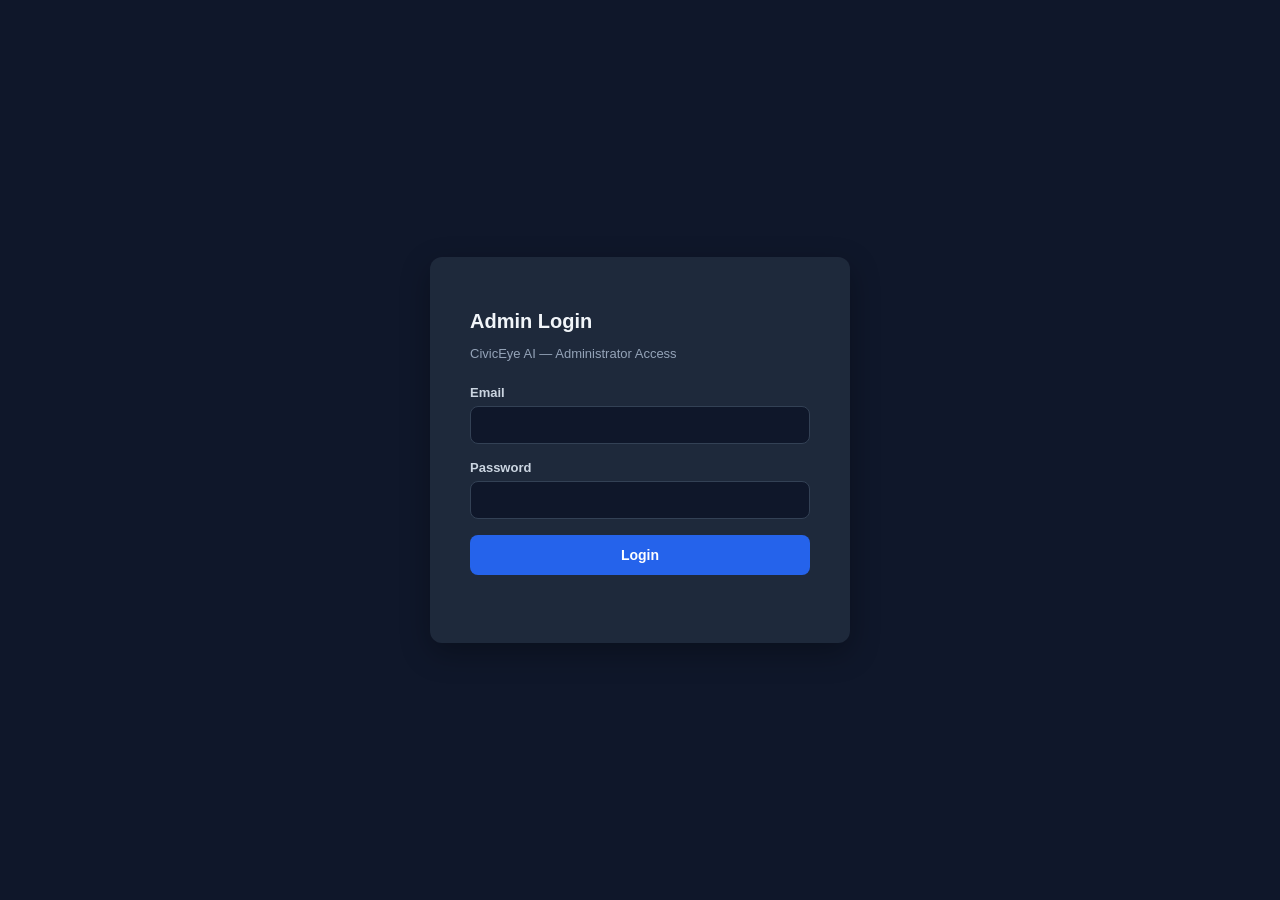
<file: app/templets/html/admin-dashboard.html>
<!DOCTYPE html>
<html lang="en">
<head>
<meta charset="UTF-8">
<meta name="viewport" content="width=device-width, initial-scale=1.0">
<title>Admin Dashboard | CivicEye AI</title>
<style>
    * { box-sizing: border-box; }
    body {
        font-family: 'Hind', sans-serif;
        background: #0f172a;
        color: #e2e8f0;
        margin: 0;
        padding: 24px;
    }
    header {
        display: flex;
        justify-content: space-between;
        align-items: center;
        margin-bottom: 20px;
    }
    header h1 { font-size: 20px; margin: 0; }
    #logoutBtn {
        background: #dc2626;
        color: white;
        border: none;
        padding: 8px 16px;
        border-radius: 6px;
        cursor: pointer;
        font-size: 13px;
    }
    .filter-bar {
        display: flex;
        gap: 12px;
        margin-bottom: 16px;
    }
    .filter-bar input, .filter-bar select {
        padding: 8px 12px;
        border-radius: 8px;
        border: 1px solid #334155;
        background: #1e293b;
        color: #e2e8f0;
        font-size: 13px;
    }
    .filter-bar input { flex: 1; }
    table {
        width: 100%;
        border-collapse: collapse;
        background: #1e293b;
        border-radius: 10px;
        overflow: hidden;
        font-size: 13.5px;
    }
    thead { background: #111827; }
    th, td {
        padding: 10px 14px;
        text-align: left;
        border-bottom: 1px solid #334155;
    }
    select.row-select {
        padding: 5px 8px;
        border-radius: 6px;
        border: 1px solid #334155;
        background: #0f172a;
        color: #e2e8f0;
        font-size: 12.5px;
    }
    button.action-btn {
        padding: 5px 10px;
        border: none;
        border-radius: 6px;
        cursor: pointer;
        font-size: 12px;
        font-weight: 600;
        margin-right: 6px;
    }
    .save-btn { background: #2563eb; color: white; }
    .delete-btn { background: #dc2626; color: white; }
</style>
</head>
<body>

<header>
    <h1>CivicEye AI — Admin Dashboard</h1>
    <div>
        <span id="adminName" style="margin-right:14px; color:#94a3b8; font-size:13px;"></span>
        <button id="logoutBtn">Logout</button>
    </div>
</header>

<div class="filter-bar">
    <input type="text" id="searchInput" placeholder="Search by title or location...">
    <select id="statusFilter">
        <option value="All">All Status</option>
        <option value="Pending">Pending</option>
        <option value="In Progress">In Progress</option>
        <option value="Resolved">Resolved</option>
        <option value="Rejected">Rejected</option>
    </select>
</div>

<table>
    <thead>
        <tr>
            <th>ID</th>
            <th>Citizen</th>
            <th>Title</th>
            <th>Location</th>
            <th>Severity</th>
            <th>Department</th>
            <th>Status</th>
            <th>Actions</th>
        </tr>
    </thead>
    <tbody id="complaintsTableBody">
    </tbody>
</table>

<script src="../js/admin-dashboard.js"></script>
</body>
</html>
</file>
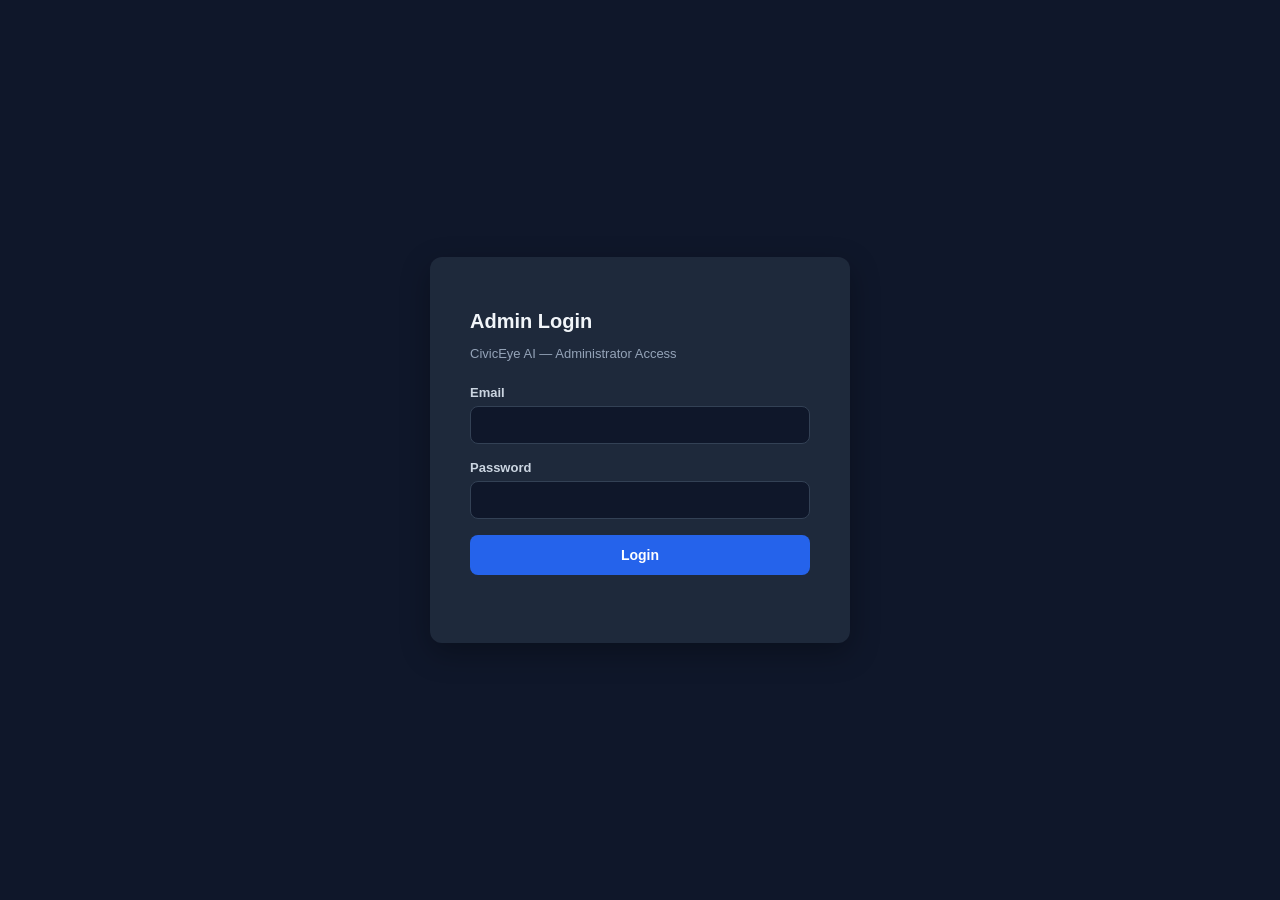
<file: app/templets/html/admin-login.html>
<!DOCTYPE html>
<html lang="en">
<head>
<meta charset="UTF-8">
<meta name="viewport" content="width=device-width, initial-scale=1.0">
<title>Admin Login | CivicEye AI</title>
<style>
    body {
        font-family: 'Hind', sans-serif;
        background: #0f172a;
        display: flex;
        align-items: center;
        justify-content: center;
        height: 100vh;
        margin: 0;
    }
    .card {
        background: #1e293b;
        padding: 40px;
        border-radius: 12px;
        width: 340px;
        box-shadow: 0 10px 30px rgba(0,0,0,0.3);
    }
    .card h1 {
        color: #f1f5f9;
        font-size: 20px;
        margin-bottom: 4px;
    }
    .card p {
        color: #94a3b8;
        font-size: 13px;
        margin-bottom: 24px;
    }
    label {
        display: block;
        color: #cbd5e1;
        font-size: 13px;
        font-weight: 600;
        margin-bottom: 6px;
    }
    input {
        width: 100%;
        padding: 10px 14px;
        border-radius: 8px;
        border: 1px solid #334155;
        background: #0f172a;
        color: #e2e8f0;
        font-size: 14px;
        margin-bottom: 16px;
        box-sizing: border-box;
    }
    button {
        width: 100%;
        padding: 12px;
        background: #2563eb;
        color: white;
        border: none;
        border-radius: 8px;
        font-size: 14px;
        font-weight: 600;
        cursor: pointer;
    }
    #errorMsg {
        color: #f87171;
        font-size: 13px;
        margin-top: 12px;
        min-height: 16px;
        display: block;
    }
</style>
</head>
<body>

<div class="card">
    <h1>Admin Login</h1>
    <p>CivicEye AI — Administrator Access</p>

    <form id="adminLoginForm">
        <label for="email">Email</label>
        <input type="email" id="email" required>

        <label for="password">Password</label>
        <input type="password" id="password" required>

        <button type="submit">Login</button>

        <span id="errorMsg"></span>
    </form>
</div>

<script src="../js/admin-login.js"></script>
</body>
</html>
</file>
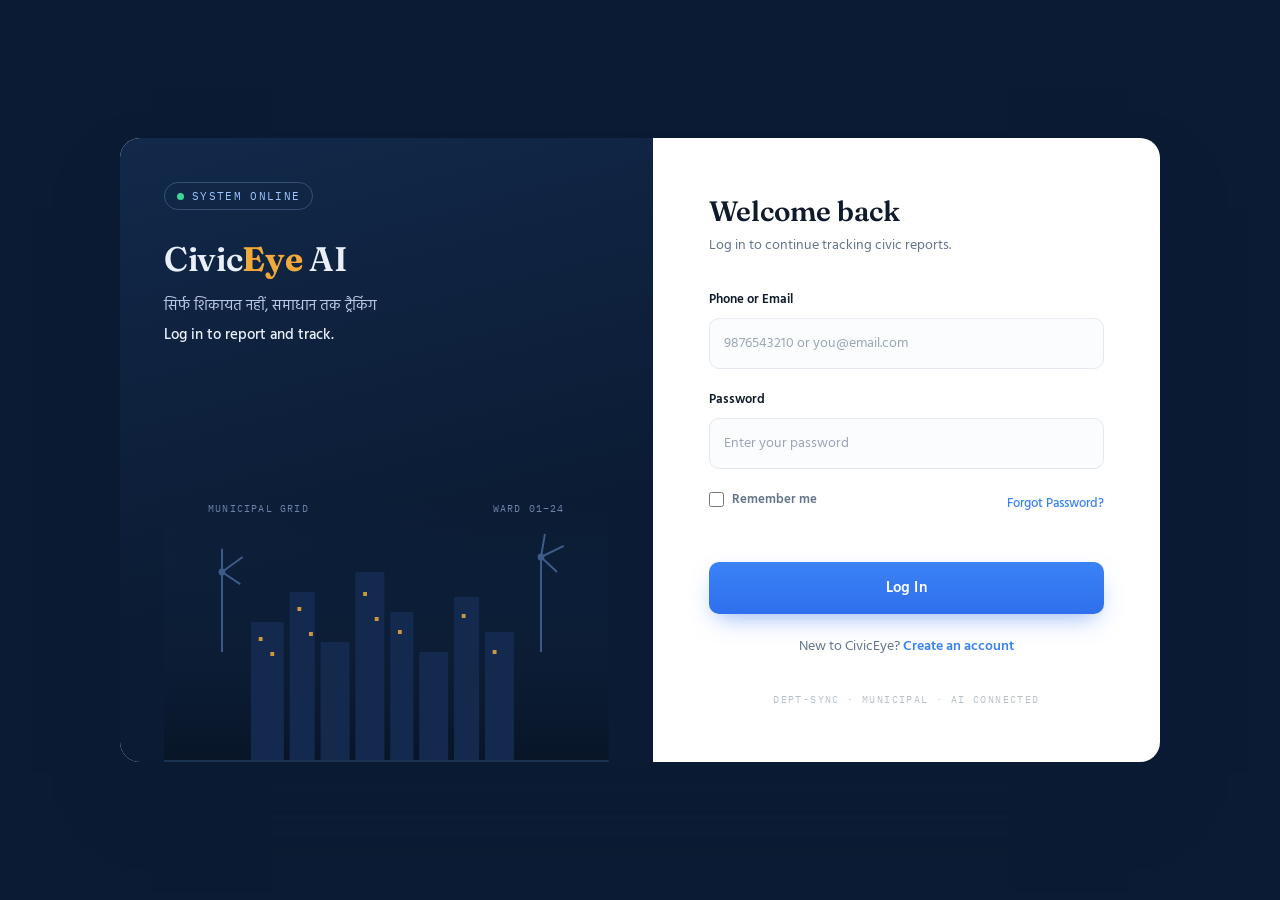
<file: app/templets/html/dashboard.html>
<!DOCTYPE html>
<html lang="hi">
<head>
<meta charset="UTF-8">
<meta name="viewport" content="width=device-width, initial-scale=1.0">
<title>Dashboard — CivicEye AI</title>
<link rel="preconnect" href="https://fonts.googleapis.com">
<link href="https://fonts.googleapis.com/css2?family=Fraunces:opsz,wght@9..144,500;9..144,600;9..144,700&family=IBM+Plex+Mono:wght@500;600&family=Hind:wght@400;500;600&display=swap" rel="stylesheet">
<link rel="stylesheet" href="../style/dashboard.css">
<link rel="stylesheet" href="../style/dark.css">
<script src="../js/theme.js"></script>
</head>
<body>

<div class="app">

  <!-- SIDEBAR -->
  <aside class="sidebar">
    <a href="dashboard.html" class="brand-mark" style="text-decoration:none;">
      <span class="glyph">
        <svg width="18" height="18" viewBox="0 0 24 24" fill="none" stroke="currentColor" stroke-width="2"><path d="M3 21h18M5 21V7l7-4 7 4v14M9 9h.01M9 13h.01M9 17h.01M15 9h.01M15 13h.01M15 17h.01"/></svg>
      </span>
      <span>Civic<em>Eye</em> AI</span>
    </a>

    <ul class="nav">
     
        <li><a href="dashboard.html" class="active"><svg viewBox="0 0 24 24" fill="none" stroke="currentColor" stroke-width="2"><path d="M3 10.5 12 3l9 7.5"/><path d="M5 9.5V21h14V9.5"/></svg>Dashboard</a></li>
        <li>
    <a href="uploads.html">
        <svg viewBox="0 0 24 24" fill="none" stroke="currentColor" stroke-width="2">
            <path d="M12 16V4"/>
            <path d="M8 8l4-4 4 4"/>
            <path d="M4 20h16"/>
        </svg>
        Upload Complaint
    </a>
</li>
      <li><a href="my-issues.html"><svg viewBox="0 0 24 24" fill="none" stroke="currentColor" stroke-width="2"><rect x="4" y="3" width="16" height="18" rx="2"/><path d="M8 8h8M8 12h8M8 16h5"/></svg>My Issues</a></li>
      <li><a href="my-reports.html"><svg viewBox="0 0 24 24" fill="none" stroke="currentColor" stroke-width="2"><path d="M4 19V5a2 2 0 0 1 2-2h8l6 6v10a2 2 0 0 1-2 2H6a2 2 0 0 1-2-2Z"/><path d="M14 3v6h6"/></svg>My Reports</a></li>
      <li><a href="notification.html"><svg viewBox="0 0 24 24" fill="none" stroke="currentColor" stroke-width="2"><path d="M18 8a6 6 0 1 0-12 0c0 7-3 9-3 9h18s-3-2-3-9"/><path d="M13.73 21a2 2 0 0 1-3.46 0"/></svg>Notifications</a></li>
      <li><a href="settings.html"><svg viewBox="0 0 24 24" fill="none" stroke="currentColor" stroke-width="2"><circle cx="12" cy="8" r="4"/><path d="M4 21c1.5-4.5 5-6 8-6s6.5 1.5 8 6"/></svg>Profile</a></li>
      <li><a href="settings.html"><svg viewBox="0 0 24 24" fill="none" stroke="currentColor" stroke-width="2"><circle cx="12" cy="12" r="3"/><path d="M19.4 15a1.65 1.65 0 0 0 .33 1.82l.06.06a2 2 0 1 1-2.83 2.83l-.06-.06a1.65 1.65 0 0 0-1.82-.33 1.65 1.65 0 0 0-1 1.51V21a2 2 0 0 1-4 0v-.09A1.65 1.65 0 0 0 9 19.4a1.65 1.65 0 0 0-1.82.33l-.06.06a2 2 0 1 1-2.83-2.83l.06-.06A1.65 1.65 0 0 0 4.6 15a1.65 1.65 0 0 0-1.51-1H3a2 2 0 0 1 0-4h.09A1.65 1.65 0 0 0 4.6 9a1.65 1.65 0 0 0-.33-1.82l-.06-.06a2 2 0 1 1 2.83-2.83l.06.06A1.65 1.65 0 0 0 9 4.6a1.65 1.65 0 0 0 1-1.51V3a2 2 0 0 1 4 0v.09a1.65 1.65 0 0 0 1 1.51 1.65 1.65 0 0 0 1.82-.33l.06-.06a2 2 0 1 1 2.83 2.83l-.06.06A1.65 1.65 0 0 0 19.4 9a1.65 1.65 0 0 0 1.51 1H21a2 2 0 0 1 0 4h-.09a1.65 1.65 0 0 0-1.51 1Z"/></svg>Settings</a></li>
    </ul>

    <a href="login.html" class="logout" id="logoutBtn">
      <svg viewBox="0 0 24 24" fill="none" stroke="currentColor" stroke-width="2"><path d="M9 21H5a2 2 0 0 1-2-2V5a2 2 0 0 1 2-2h4"/><path d="M16 17l5-5-5-5"/><path d="M21 12H9"/></svg>
      Logout
    </a>
  </aside>

  <!-- MAIN -->
  <div class="main">
    <header class="topbar">
      <h1>Dashboard</h1>
      <div class="topbar-right">
        <button type="button" class="theme-toggle" id="themeToggleButton" aria-label="Switch to dark theme" aria-pressed="false">☾ Dark mode</button>
        <a class="bell" href="notification.html" aria-label="Notifications">
          <svg width="18" height="18" viewBox="0 0 24 24" fill="none" stroke="currentColor" stroke-width="2"><path d="M18 8a6 6 0 1 0-12 0c0 7-3 9-3 9h18s-3-2-3-9"/><path d="M13.73 21a2 2 0 0 1-3.46 0"/></svg>
          <span class="notification-count" id="notificationCount" hidden></span>
        </a>
        <div class="user">
          <img src="https://api.dicebear.com/7.x/avataaars/svg?seed=Abhishek" alt="">
          <div class="who">
            <div class="name" id="userName">Loading...</div>
            <div class="role">Citizen</div>
          </div>
          <svg width="14" height="14" viewBox="0 0 24 24" fill="none" stroke="currentColor" stroke-width="2"><path d="m6 9 6 6 6-6"/></svg>
        </div>
      </div>
    </header>

    <div class="content">
      <div class="welcome-row">
        <div class="welcome">
        <h2 id="welcomeText">Welcome! 👋</h2>
          <p>आपकी शिकायत, हमारी ज़िम्मेदारी.</p>
        </div>
        <div class="date-card">
          <div class="icon">
            <svg width="16" height="16" viewBox="0 0 24 24" fill="none" stroke="currentColor" stroke-width="2"><rect x="3" y="4" width="18" height="18" rx="2"/><path d="M16 2v4M8 2v4M3 10h18"/></svg>
          </div>
          <div>
            <div class="date">18 May 2025</div>
            <div class="day">Sunday</div>
          </div>
        </div>
      </div>
<a href="uploads.html" class="upload-btn">
    📷 Report New Complaint
</a>
      <div class="stats">
        <div class="stat-card total">
          <div class="row">
            <span class="ico"><svg width="17" height="17" viewBox="0 0 24 24" fill="none" stroke="currentColor" stroke-width="2"><path d="M4 19V5a2 2 0 0 1 2-2h8l6 6v10a2 2 0 0 1-2 2H6a2 2 0 0 1-2-2Z"/><path d="M14 3v6h6"/></svg></span>
            <span class="label">Total Issues</span>
          </div>
          <div class="value"></div>
          <a class="link" href="my-issues.html">View all →</a>
        </div>
        <div class="stat-card progress">
          <div class="row">
            <span class="ico"><svg width="17" height="17" viewBox="0 0 24 24" fill="none" stroke="currentColor" stroke-width="2"><path d="M5 2h14M5 22h14M6 2v6l6 4-6 4v6M18 2v6l-6 4 6 4v6"/></svg></span>
            <span class="label">In Progress</span>
          </div>
          <div class="value"></div>
          <a class="link" href="my-issues.html">View all →</a>
        </div>
        <div class="stat-card resolved">
          <div class="row">
            <span class="ico"><svg width="17" height="17" viewBox="0 0 24 24" fill="none" stroke="currentColor" stroke-width="2"><circle cx="12" cy="12" r="9"/><path d="m8.5 12.5 2.2 2.2 4.8-4.9"/></svg></span>
            <span class="label">Resolved</span>
          </div>
          <div class="value"></div>
          <a class="link" href="my-issues.html">View all →</a>
        </div>
        <div class="stat-card rejected">
          <div class="row">
            <span class="ico"><svg width="17" height="17" viewBox="0 0 24 24" fill="none" stroke="currentColor" stroke-width="2"><circle cx="12" cy="12" r="9"/><path d="m15 9-6 6M9 9l6 6"/></svg></span>
            <span class="label">Rejected</span>
          </div>
          <div class="value"></div>
          <a class="link" href="my-issues.html">View all →</a>
        </div>
      </div>

      <div class="grid-2">
        <div class="panel-card">
          <div class="head">
            <h3>Issues Overview</h3>
            <select class="select">
              <option>This Year</option>
              <option>Last Year</option>
            </select>
          </div>
          <div class="chart-wrap">
            <svg viewBox="0 0 560 220" xmlns="http://www.w3.org/2000/svg">
              <defs>
                <linearGradient id="areaFill" x1="0" y1="0" x2="0" y2="1">
                  <stop offset="0%" stop-color="#3B82F6" stop-opacity="0.28"/>
                  <stop offset="100%" stop-color="#3B82F6" stop-opacity="0"/>
                </linearGradient>
              </defs>
              <g stroke="var(--hairline)" stroke-width="1">
                <line x1="40" y1="10" x2="40" y2="190"/>
                <line x1="40" y1="190" x2="540" y2="190"/>
                <line x1="40" y1="152" x2="540" y2="152"/>
                <line x1="40" y1="114" x2="540" y2="114"/>
                <line x1="40" y1="76" x2="540" y2="76"/>
                <line x1="40" y1="38" x2="540" y2="38"/>
              </g>
              <g font-family="IBM Plex Mono, monospace" font-size="10" fill="var(--slate)">
                <text x="10" y="194">0</text>
                <text x="4" y="156">10</text>
                <text x="4" y="118">20</text>
                <text x="4" y="80">30</text>
                <text x="4" y="42">40</text>
                <text x="10" y="14">50</text>
              </g>
              <path d="M65 133 L150 95 L235 152 L320 76 L405 45 L490 100"
                    fill="none" stroke="#3B82F6" stroke-width="3" stroke-linecap="round" stroke-linejoin="round"/>
              <path d="M65 133 L150 95 L235 152 L320 76 L405 45 L490 100 L490 190 L65 190 Z"
                    fill="url(#areaFill)" stroke="none"/>
              <g fill="#3B82F6">
                <circle cx="65" cy="133" r="4"/>
                <circle cx="150" cy="95" r="4"/>
                <circle cx="235" cy="152" r="4"/>
                <circle cx="320" cy="76" r="4"/>
                <circle cx="405" cy="45" r="5" stroke="#fff" stroke-width="2"/>
                <circle cx="490" cy="100" r="4"/>
              </g>
              <g>
                <rect x="385" y="14" width="40" height="22" rx="6" fill="#3B82F6"/>
                <text x="405" y="29" text-anchor="middle" font-family="IBM Plex Mono, monospace" font-size="12" font-weight="700" fill="#fff">42</text>
              </g>
              <g font-family="Hind, sans-serif" font-size="11.5" fill="var(--slate)">
                <text x="55" y="208">Jan</text>
                <text x="138" y="208">Feb</text>
                <text x="222" y="208">Mar</text>
                <text x="308" y="208">Apr</text>
                <text x="396" y="208">May</text>
                <text x="480" y="208">Jun</text>
              </g>
            </svg>
          </div>
        </div>

        <div class="panel-card">
          <div class="head">
            <h3>Recent Issues</h3>
            <a class="view-all" href="my-issues.html">View All</a>
          </div>

          <div class="issue-row">
            <span class="ico" style="background:var(--amber-soft);color:var(--amber);">
              <svg width="17" height="17" viewBox="0 0 24 24" fill="none" stroke="currentColor" stroke-width="2"><path d="M12 2a7 7 0 0 0-7 7c0 5 7 13 7 13s7-8 7-13a7 7 0 0 0-7-7Z"/><circle cx="12" cy="9" r="2.5"/></svg>
            </span>
            <div class="body">
              <div class="title">Street Light Not Working</div>
              <div class="loc">MG Road, Indore</div>
            </div>
            <div class="meta">
              <span class="badge progress">In Progress</span>
              <span class="date">18 May 2025</span>
            </div>
          </div>

          <div class="issue-row">
            <span class="ico" style="background:var(--ok-soft);color:var(--ok);">
              <svg width="17" height="17" viewBox="0 0 24 24" fill="none" stroke="currentColor" stroke-width="2"><path d="M3 6h18M8 6V4a2 2 0 0 1 2-2h4a2 2 0 0 1 2 2v2m3 0-1 14a2 2 0 0 1-2 2H7a2 2 0 0 1-2-2L4 6"/></svg>
            </span>
            <div class="body">
              <div class="title">Garbage overflow on Road</div>
              <div class="loc">Vijay Nagar, Indore</div>
            </div>
            <div class="meta">
              <span class="badge resolved">Resolved</span>
              <span class="date">16 May 2025</span>
            </div>
          </div>

          <div class="issue-row">
            <span class="ico" style="background:var(--accent-soft);color:var(--accent);">
              <svg width="17" height="17" viewBox="0 0 24 24" fill="none" stroke="currentColor" stroke-width="2"><path d="M12 22s7-6.5 7-12A7 7 0 0 0 5 10c0 5.5 7 12 7 12Z"/></svg>
            </span>
            <div class="body">
              <div class="title">Water Leakage</div>
              <div class="loc">Scheme No. 54, Indore</div>
            </div>
            <div class="meta">
              <span class="badge progress">In Progress</span>
              <span class="date">14 May 2025</span>
            </div>
          </div>

          <div class="issue-row">
            <span class="ico" style="background:var(--ok-soft);color:var(--ok);">
              <svg width="17" height="17" viewBox="0 0 24 24" fill="none" stroke="currentColor" stroke-width="2"><circle cx="12" cy="12" r="9"/><path d="M12 8v4l3 3"/></svg>
            </span>
            <div class="body">
              <div class="title">Pothole on Main Street</div>
              <div class="loc">Rajwada, Indore</div>
            </div>
            <div class="meta">
              <span class="badge resolved">Resolved</span>
              <span class="date">10 May 2025</span>
            </div>
          </div>
        </div>
      </div>
    </div>
  </div>
</div>

<script src="../js/dashboard.js"></script>
</body>
</html>
</file>
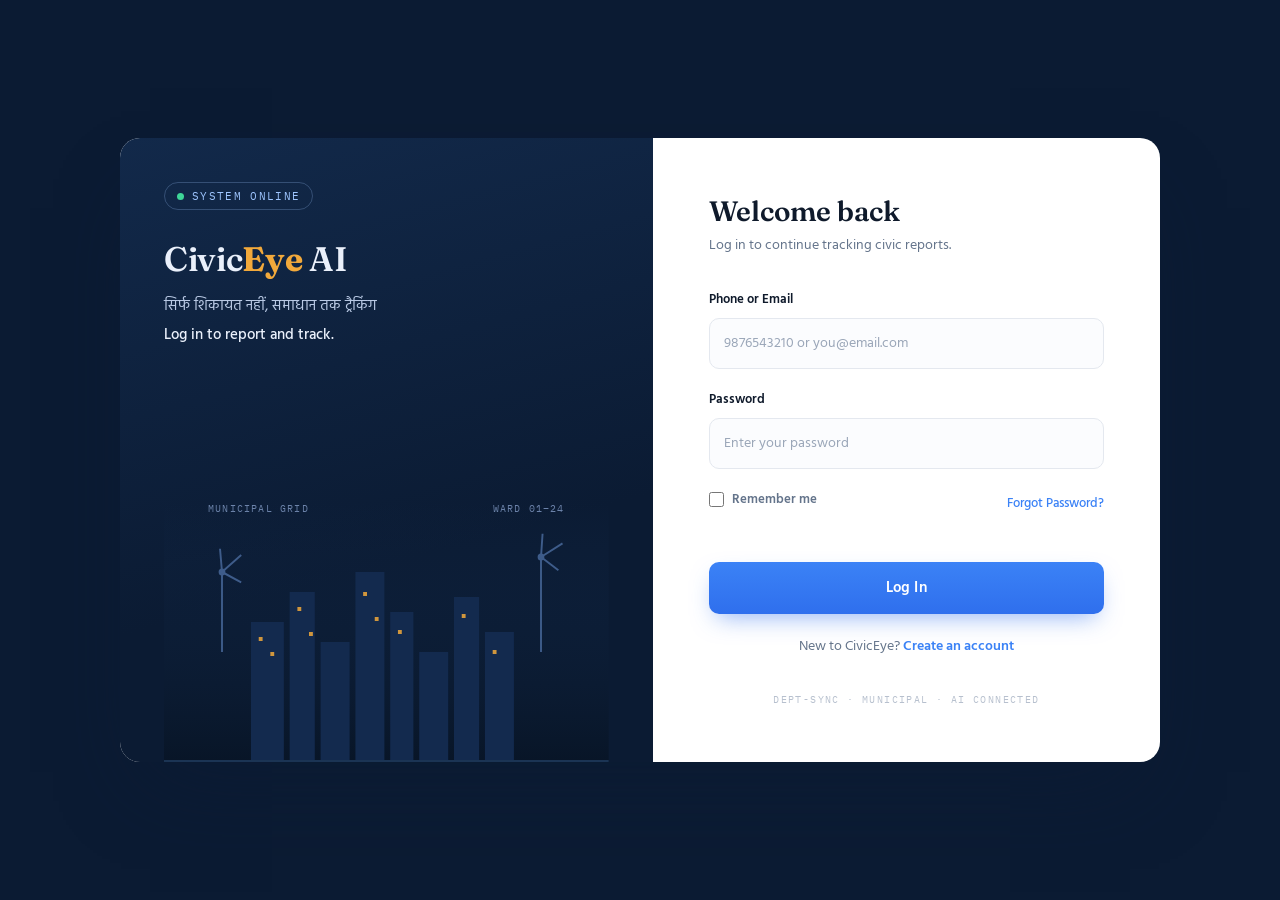
<file: app/templets/html/login.html>
<!DOCTYPE html>
<html lang="hi">
<head>
<meta charset="UTF-8">
<meta name="viewport" content="width=device-width, initial-scale=1.0">
<title>Login — CivicEye AI</title>
<link rel="preconnect" href="https://fonts.googleapis.com">
<link href="https://fonts.googleapis.com/css2?family=Fraunces:opsz,wght@9..144,500;9..144,600;9..144,700&family=IBM+Plex+Mono:wght@500;600&family=Hind:wght@400;500;600&display=swap" rel="stylesheet">
<link rel="stylesheet" href="../style/login.css">
</head>
<body>

<div class="shell">

  <!-- LEFT: brand / illustration -->
  <div class="brand">
    <p class="status">System Online</p>
    <h1>Civic<span>Eye</span> AI</h1>
    <p class="tagline">
      सिर्फ शिकायत नहीं, समाधान तक ट्रैकिंग
      <em>Log in to report and track.</em>
    </p>

    <div class="scene">
      <div class="footer-tag"><span>Municipal Grid</span><span>Ward 01–24</span></div>
      <svg viewBox="0 0 460 260" preserveAspectRatio="none" xmlns="http://www.w3.org/2000/svg">
        <defs>
          <linearGradient id="skyFade" x1="0" y1="0" x2="0" y2="1">
            <stop offset="0%" stop-color="#12294A" stop-opacity="0"/>
            <stop offset="100%" stop-color="#081527" stop-opacity="1"/>
          </linearGradient>
        </defs>
        <rect x="0" y="0" width="460" height="260" fill="url(#skyFade)"/>
        <g stroke="#3E5C8A" stroke-width="2" fill="none">
          <line x1="60" y1="70" x2="60" y2="150"/>
          <circle cx="60" cy="70" r="2.5" fill="#3E5C8A"/>
          <path d="M60 70 L40 58 M60 70 L80 60 M60 70 L58 44">
            <animateTransform attributeName="transform" type="rotate" from="0 60 70" to="360 60 70" dur="7s" repeatCount="indefinite"/>
          </path>
        </g>
        <g stroke="#3E5C8A" stroke-width="2" fill="none">
          <line x1="390" y1="55" x2="390" y2="150"/>
          <circle cx="390" cy="55" r="2.5" fill="#3E5C8A"/>
          <path d="M390 55 L370 43 M390 55 L410 45 M390 55 L388 29">
            <animateTransform attributeName="transform" type="rotate" from="0 390 55" to="360 390 55" dur="6s" repeatCount="indefinite"/>
          </path>
        </g>
        <g fill="#132A4E">
          <rect x="90" y="120" width="34" height="140"/>
          <rect x="130" y="90" width="26" height="170"/>
          <rect x="162" y="140" width="30" height="120"/>
          <rect x="198" y="70" width="30" height="190"/>
          <rect x="234" y="110" width="24" height="150"/>
          <rect x="264" y="150" width="30" height="110"/>
          <rect x="300" y="95" width="26" height="165"/>
          <rect x="332" y="130" width="30" height="130"/>
        </g>
        <g fill="#F2A93B" opacity="0.85">
          <rect x="98" y="135" width="4" height="4"/>
          <rect x="110" y="150" width="4" height="4"/>
          <rect x="138" y="105" width="4" height="4"/>
          <rect x="150" y="130" width="4" height="4"/>
          <rect x="206" y="90" width="4" height="4"/>
          <rect x="218" y="115" width="4" height="4"/>
          <rect x="242" y="128" width="4" height="4"/>
          <rect x="308" y="112" width="4" height="4"/>
          <rect x="340" y="148" width="4" height="4"/>
        </g>
        <rect x="0" y="258" width="460" height="2" fill="#1B3454"/>
      </svg>
    </div>
  </div>

  <!-- RIGHT: form -->
  <div class="panel">
    <h2>Welcome back</h2>
    <p class="sub">Log in to continue tracking civic reports.</p>

    <form id="loginForm">
      <div class="field">
        <label for="identifier">Phone or Email</label>
        <input
          type="text"
          id="identifier"
          name="identifier"
          placeholder="9876543210 or you@email.com"
          autocomplete="username"
          required
        >
      </div>

      <div class="field">
        <label for="password">Password</label>
        <input
          type="password"
          id="password"
          name="password"
          placeholder="Enter your password"
          autocomplete="current-password"
          required
        >
      </div>

      <div class="options">
        <label class="remember">
          <input type="checkbox" id="remember">
          Remember me
        </label>
        <a href="#">Forgot Password?</a>
      </div>

      <p id="errorMsg" class="error"></p>

      <button type="submit">Log In</button>
    </form>

    <p class="signup">
      New to CivicEye? <a href="register.html">Create an account</a>
    </p>

    <p class="footer">Dept-Sync · Municipal · AI Connected</p>
  </div>

</div>

<script src="../js/login.js"></script>
</body>
</html>
</file>
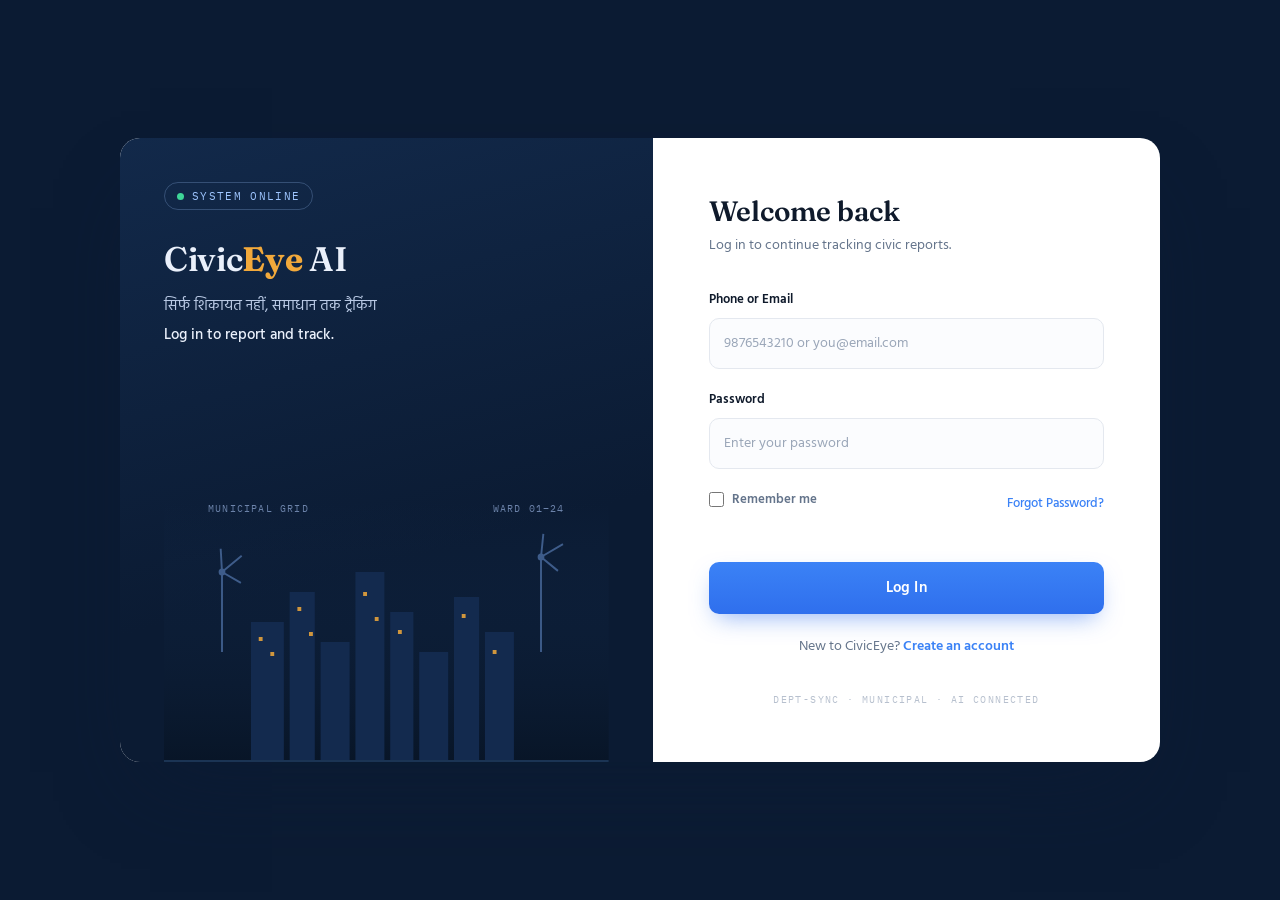
<file: app/templets/html/my-reports.html>
<!DOCTYPE html>
<html lang="hi">
<head>
<meta charset="UTF-8">
<meta name="viewport" content="width=device-width, initial-scale=1.0">
<title>My Reports — CivicEye AI</title>
<link rel="preconnect" href="https://fonts.googleapis.com">
<link href="https://fonts.googleapis.com/css2?family=Fraunces:opsz,wght@9..144,500;9..144,600;9..144,700&family=IBM+Plex+Mono:wght@500;600&family=Hind:wght@400;500;600&display=swap" rel="stylesheet">
<link rel="stylesheet" href="../style/dashboard.css">
<link rel="stylesheet" href="../style/dark.css">
<script src="../js/theme.js"></script>
</head>
<body>

<div class="app">

  <!-- SIDEBAR -->
  <aside class="sidebar">
    <a href="dashboard.html" class="brand-mark" style="text-decoration:none;">
      <span class="glyph">
        <svg width="18" height="18" viewBox="0 0 24 24" fill="none" stroke="currentColor" stroke-width="2"><path d="M3 21h18M5 21V7l7-4 7 4v14M9 9h.01M9 13h.01M9 17h.01M15 9h.01M15 13h.01M15 17h.01"/></svg>
      </span>
      <span>Civic<em>Eye</em> AI</span>
    </a>

    <ul class="nav">
      <li><a href="dashboard.html"><svg viewBox="0 0 24 24" fill="none" stroke="currentColor" stroke-width="2"><path d="M3 10.5 12 3l9 7.5"/><path d="M5 9.5V21h14V9.5"/></svg>Dashboard</a></li>
      <li><a href="my-issues.html"><svg viewBox="0 0 24 24" fill="none" stroke="currentColor" stroke-width="2"><rect x="4" y="3" width="16" height="18" rx="2"/><path d="M8 8h8M8 12h8M8 16h5"/></svg>My Issues</a></li>
      <li><a href="my-reports.html" class="active"><svg viewBox="0 0 24 24" fill="none" stroke="currentColor" stroke-width="2"><path d="M4 19V5a2 2 0 0 1 2-2h8l6 6v10a2 2 0 0 1-2 2H6a2 2 0 0 1-2-2Z"/><path d="M14 3v6h6"/></svg>My Reports</a></li>
      <li><a href="notification.html"><svg viewBox="0 0 24 24" fill="none" stroke="currentColor" stroke-width="2"><path d="M18 8a6 6 0 1 0-12 0c0 7-3 9-3 9h18s-3-2-3-9"/><path d="M13.73 21a2 2 0 0 1-3.46 0"/></svg>Notifications</a></li>
      <li><a href="settings.html"><svg viewBox="0 0 24 24" fill="none" stroke="currentColor" stroke-width="2"><circle cx="12" cy="8" r="4"/><path d="M4 21c1.5-4.5 5-6 8-6s6.5 1.5 8 6"/></svg>Profile</a></li>
      <li><a href="settings.html"><svg viewBox="0 0 24 24" fill="none" stroke="currentColor" stroke-width="2"><circle cx="12" cy="12" r="3"/><path d="M19.4 15a1.65 1.65 0 0 0 .33 1.82l.06.06a2 2 0 1 1-2.83 2.83l-.06-.06a1.65 1.65 0 0 0-1.82-.33 1.65 1.65 0 0 0-1 1.51V21a2 2 0 0 1-4 0v-.09A1.65 1.65 0 0 0 9 19.4a1.65 1.65 0 0 0-1.82.33l-.06.06a2 2 0 1 1-2.83-2.83l.06-.06A1.65 1.65 0 0 0 4.6 15a1.65 1.65 0 0 0-1.51-1H3a2 2 0 0 1 0-4h.09A1.65 1.65 0 0 0 4.6 9a1.65 1.65 0 0 0-.33-1.82l-.06-.06a2 2 0 1 1 2.83-2.83l.06.06A1.65 1.65 0 0 0 9 4.6a1.65 1.65 0 0 0 1-1.51V3a2 2 0 0 1 4 0v.09a1.65 1.65 0 0 0 1 1.51 1.65 1.65 0 0 0 1.82-.33l.06-.06a2 2 0 1 1 2.83 2.83l-.06.06A1.65 1.65 0 0 0 19.4 9a1.65 1.65 0 0 0 1.51 1H21a2 2 0 0 1 0 4h-.09a1.65 1.65 0 0 0-1.51 1Z"/></svg>Settings</a></li>
    </ul>

    <a href="login.html" class="logout" id="logoutBtn">
      <svg viewBox="0 0 24 24" fill="none" stroke="currentColor" stroke-width="2"><path d="M9 21H5a2 2 0 0 1-2-2V5a2 2 0 0 1 2-2h4"/><path d="M16 17l5-5-5-5"/><path d="M21 12H9"/></svg>
      Logout
    </a>
  </aside>

  <!-- MAIN -->
  <div class="main">
    <header class="topbar">
      <h1>My Reports</h1>
      <div class="topbar-right">
        <button type="button" class="theme-toggle" id="themeToggleButton" aria-label="Switch to dark theme" aria-pressed="false">☾ Dark mode</button>
        <a class="bell" href="notification.html" aria-label="Notifications">
          <svg width="18" height="18" viewBox="0 0 24 24" fill="none" stroke="currentColor" stroke-width="2"><path d="M18 8a6 6 0 1 0-12 0c0 7-3 9-3 9h18s-3-2-3-9"/><path d="M13.73 21a2 2 0 0 1-3.46 0"/></svg>
        </a>
        <div class="user">
          <img src="https://api.dicebear.com/7.x/avataaars/svg?seed=Abhishek" alt="">
          <div class="who">
            <div class="name" id="userName">Loading...</div>
            <div class="role">Citizen</div>
          </div>
          <svg width="14" height="14" viewBox="0 0 24 24" fill="none" stroke="currentColor" stroke-width="2"><path d="m6 9 6 6 6-6"/></svg>
        </div>
      </div>
    </header>

    <div class="content">
      <div class="welcome-row">
        <div class="welcome">
          <h2>My Reports</h2>
          <p>Department-wise aur month-wise breakdown of your filed complaints.</p>
        </div>
      </div>

      <!-- SUMMARY CARD -->
      <div class="panel-card" style="margin-bottom:20px; padding:20px 24px;">
        <div class="report-label" style="font-size:13px; font-weight:600; text-transform:uppercase; letter-spacing:0.04em;">
          Total Complaints Filed
        </div>
        <div id="totalCount" class="report-total" style="font-size:32px; font-weight:700; margin-top:4px;">
          —
        </div>
      </div>

      <div class="grid-2">

        <!-- DEPARTMENT-WISE PANEL -->
        <div class="panel-card">
          <div class="head">
            <h3>Department-wise Complaints</h3>
          </div>
          <div id="departmentChart" style="padding: 8px 4px; display:flex; flex-direction:column; gap:14px;">
            <p class="report-empty">Loading...</p>
          </div>
        </div>

        <!-- MONTH-WISE PANEL -->
        <div class="panel-card">
          <div class="head">
            <h3>Month-wise Complaints</h3>
          </div>
          <div id="monthChart" style="padding: 8px 4px; display:flex; flex-direction:column; gap:14px;">
            <p class="report-empty">Loading...</p>
          </div>
        </div>

      </div>

      <!-- STATUS-WISE PANEL -->
      <div class="panel-card" style="margin-top:20px;">
        <div class="head">
          <h3>Status-wise Breakdown</h3>
        </div>
        <div id="statusChart" style="padding: 8px 4px; display:flex; flex-direction:column; gap:14px;">
          <p class="report-empty">Loading...</p>
        </div>
      </div>

    </div>
  </div>
</div>

<script src="../js/my-reports.js"></script>
</body>
</html>
</file>
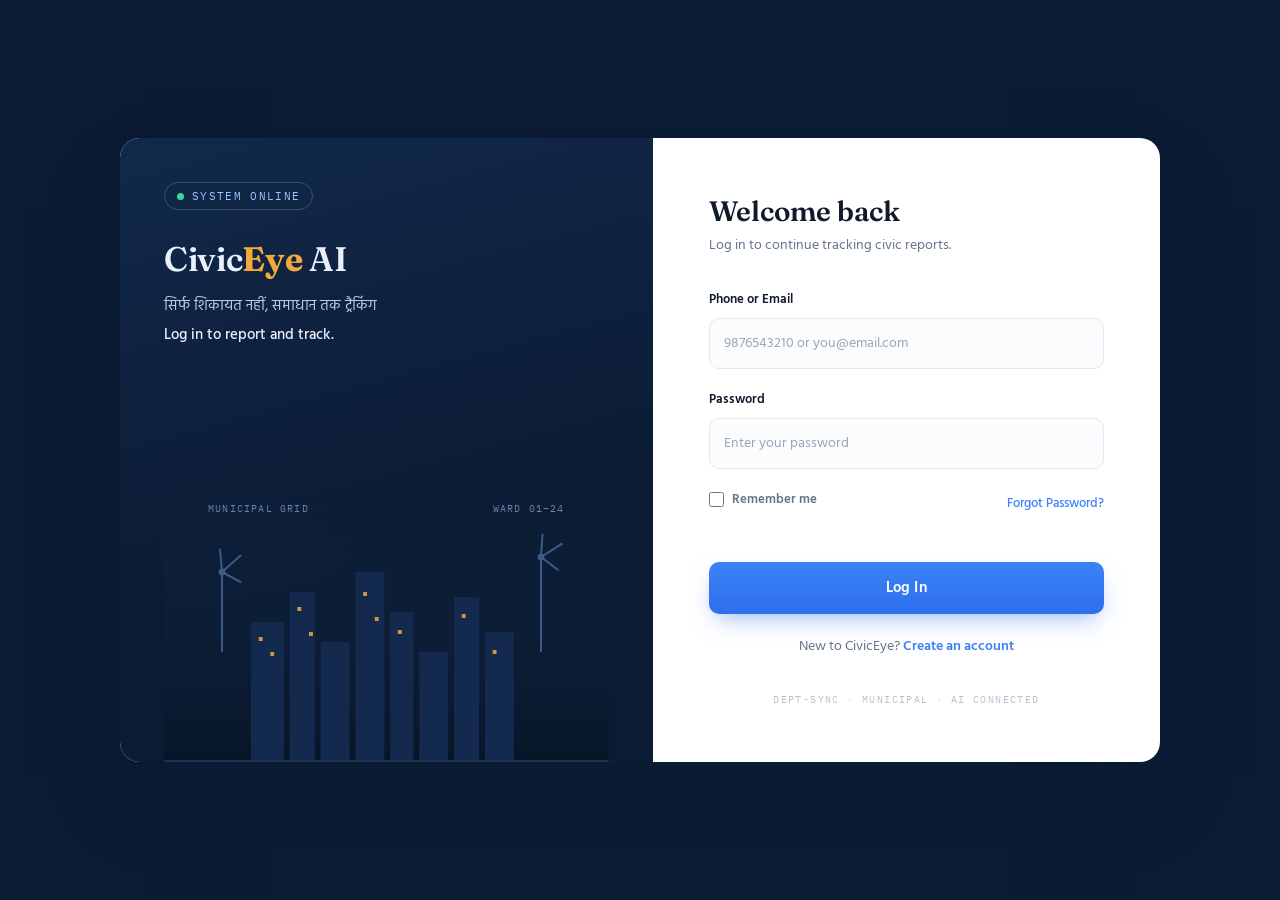
<file: app/templets/html/mytrack.html>
<!DOCTYPE html>
<html lang="hi">
<head>
<meta charset="UTF-8">
<meta name="viewport" content="width=device-width, initial-scale=1.0">
<title>Track Status — CivicEye AI</title>
<link rel="preconnect" href="https://fonts.googleapis.com">
<link href="https://fonts.googleapis.com/css2?family=Fraunces:opsz,wght@9..144,500;9..144,600;9..144,700&family=IBM+Plex+Mono:wght@500;600&family=Hind:wght@400;500;600&display=swap" rel="stylesheet">
<link rel="stylesheet" href="../style/dashboard.css">
</head>
<body>

<div class="app">

  <!-- SIDEBAR -->
  <aside class="sidebar">
    <a href="dashboard.html" class="brand-mark" style="text-decoration:none;">
      <span class="glyph">
        <svg width="18" height="18" viewBox="0 0 24 24" fill="none" stroke="currentColor" stroke-width="2"><path d="M3 21h18M5 21V7l7-4 7 4v14M9 9h.01M9 13h.01M9 17h.01M15 9h.01M15 13h.01M15 17h.01"/></svg>
      </span>
      <span>Civic<em>Eye</em> AI</span>
    </a>

    <ul class="nav">
      <li><a href="dashboard.html" class="active"><svg viewBox="0 0 24 24" fill="none" stroke="currentColor" stroke-width="2"><path d="M3 10.5 12 3l9 7.5"/><path d="M5 9.5V21h14V9.5"/></svg>Dashboard</a></li>
      <li><a href="my-issues.html"><svg viewBox="0 0 24 24" fill="none" stroke="currentColor" stroke-width="2"><rect x="4" y="3" width="16" height="18" rx="2"/><path d="M8 8h8M8 12h8M8 16h5"/></svg>My Issues</a></li>
      <li><a href="my-reports.html"><svg viewBox="0 0 24 24" fill="none" stroke="currentColor" stroke-width="2"><path d="M4 19V5a2 2 0 0 1 2-2h8l6 6v10a2 2 0 0 1-2 2H6a2 2 0 0 1-2-2Z"/><path d="M14 3v6h6"/></svg>My Reports</a></li>
      <li><a href="notification.html"><svg viewBox="0 0 24 24" fill="none" stroke="currentColor" stroke-width="2"><path d="M18 8a6 6 0 1 0-12 0c0 7-3 9-3 9h18s-3-2-3-9"/><path d="M13.73 21a2 2 0 0 1-3.46 0"/></svg>Notifications</a></li>
      <li><a href="settings.html"><svg viewBox="0 0 24 24" fill="none" stroke="currentColor" stroke-width="2"><circle cx="12" cy="8" r="4"/><path d="M4 21c1.5-4.5 5-6 8-6s6.5 1.5 8 6"/></svg>Profile</a></li>
      <li><a href="settings.html"><svg viewBox="0 0 24 24" fill="none" stroke="currentColor" stroke-width="2"><circle cx="12" cy="12" r="3"/><path d="M19.4 15a1.65 1.65 0 0 0 .33 1.82l.06.06a2 2 0 1 1-2.83 2.83l-.06-.06a1.65 1.65 0 0 0-1.82-.33 1.65 1.65 0 0 0-1 1.51V21a2 2 0 0 1-4 0v-.09A1.65 1.65 0 0 0 9 19.4a1.65 1.65 0 0 0-1.82.33l-.06.06a2 2 0 1 1-2.83-2.83l.06-.06A1.65 1.65 0 0 0 4.6 15a1.65 1.65 0 0 0-1.51-1H3a2 2 0 0 1 0-4h.09A1.65 1.65 0 0 0 4.6 9a1.65 1.65 0 0 0-.33-1.82l-.06-.06a2 2 0 1 1 2.83-2.83l.06.06A1.65 1.65 0 0 0 9 4.6a1.65 1.65 0 0 0 1-1.51V3a2 2 0 0 1 4 0v.09a1.65 1.65 0 0 0 1 1.51 1.65 1.65 0 0 0 1.82-.33l.06-.06a2 2 0 1 1 2.83 2.83l-.06.06A1.65 1.65 0 0 0 19.4 9a1.65 1.65 0 0 0 1.51 1H21a2 2 0 0 1 0 4h-.09a1.65 1.65 0 0 0-1.51 1Z"/></svg>Settings</a></li>
    </ul>

    <a href="login.html" class="logout" id="logoutBtn">
      <svg viewBox="0 0 24 24" fill="none" stroke="currentColor" stroke-width="2"><path d="M9 21H5a2 2 0 0 1-2-2V5a2 2 0 0 1 2-2h4"/><path d="M16 17l5-5-5-5"/><path d="M21 12H9"/></svg>
      Logout
    </a>
  </aside>

  <!-- MAIN -->
  <div class="main">
    <header class="topbar">
      <h1>Track Status</h1>
      <div class="topbar-right">
        <div class="bell">
          <svg width="18" height="18" viewBox="0 0 24 24" fill="none" stroke="currentColor" stroke-width="2"><path d="M18 8a6 6 0 1 0-12 0c0 7-3 9-3 9h18s-3-2-3-9"/><path d="M13.73 21a2 2 0 0 1-3.46 0"/></svg>
        </div>
        <div class="user">
          <img src="https://api.dicebear.com/7.x/avataaars/svg?seed=Abhishek" alt="">
          <div class="who">
            <div class="name">Abhishek Patel</div>
            <div class="role">Citizen</div>
          </div>
          <svg width="14" height="14" viewBox="0 0 24 24" fill="none" stroke="currentColor" stroke-width="2"><path d="m6 9 6 6 6-6"/></svg>
        </div>
      </div>
    </header>

    <div class="content">
      <div class="welcome-row">
        <div class="welcome">
          <h2>Track Status</h2>
          <p>Follow the live status of issues currently in progress.</p>
        </div>
      </div>

      <div class="panel-card" style="display:flex; flex-direction:column; align-items:center; justify-content:center; text-align:center; padding:64px 24px; color:var(--slate);">
        <svg width="40" height="40" viewBox="0 0 24 24" fill="none" stroke="#3B82F6" stroke-width="1.6" style="margin-bottom:14px;"><circle cx="12" cy="12" r="9"/><path d="M12 8v5M12 16h.01"/></svg>
        <p style="font-size:15px; color:var(--ink); font-weight:600; margin-bottom:6px;">This section is being built</p>
        <p style="font-size:13.5px; max-width:360px;">Track Status will appear here soon. Head back to the dashboard for your overview.</p>
      </div>

</div>
</div>

<script src="../js/dashboard.js"></script>
</body>
</html>
</file>
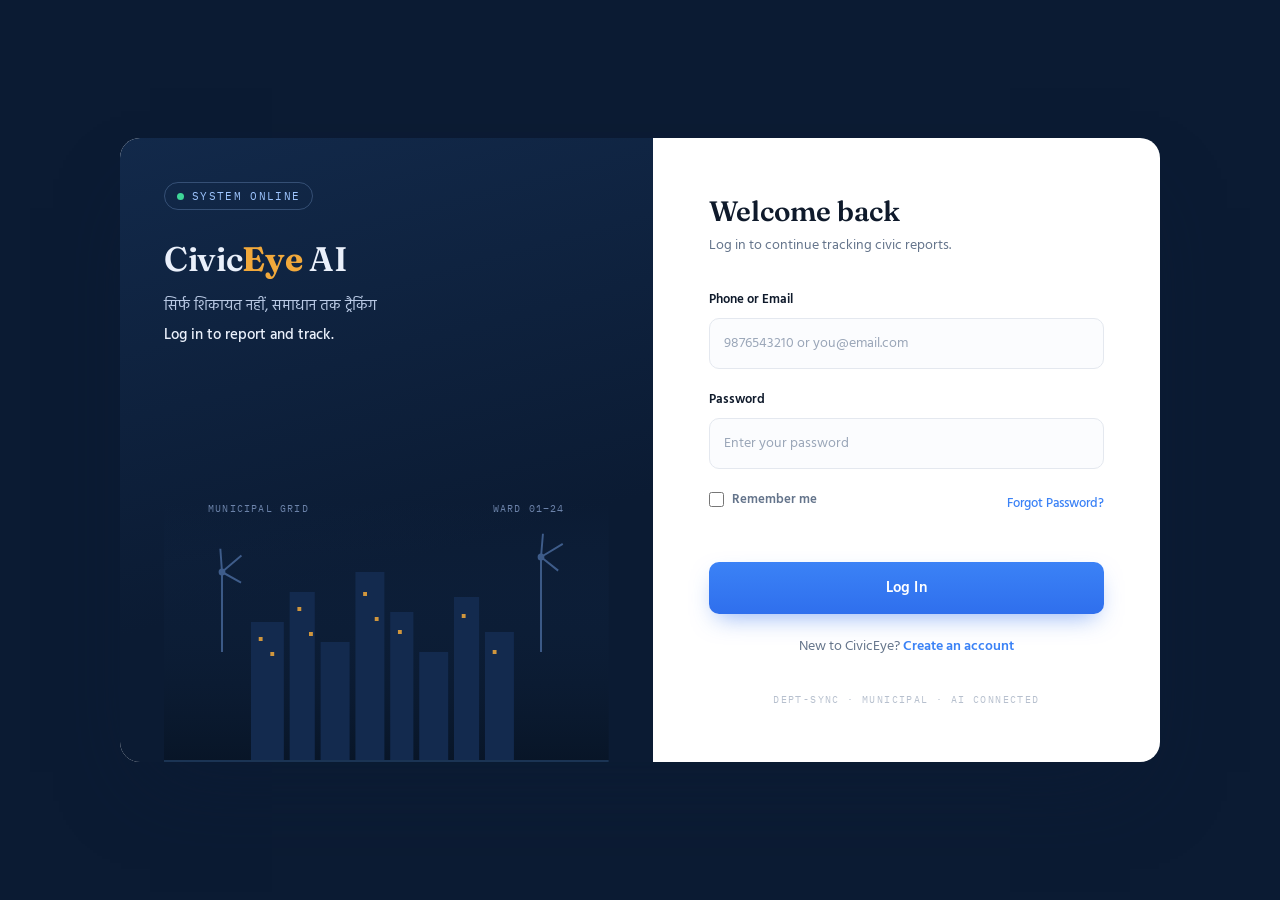
<file: app/templets/html/notification.html>
<!DOCTYPE html>
<html lang="hi">
<head>
<meta charset="UTF-8">
<meta name="viewport" content="width=device-width, initial-scale=1.0">
<title>Notifications — CivicEye AI</title>
<link rel="preconnect" href="https://fonts.googleapis.com">
<link href="https://fonts.googleapis.com/css2?family=Fraunces:opsz,wght@9..144,500;9..144,600;9..144,700&family=IBM+Plex+Mono:wght@500;600&family=Hind:wght@400;500;600&display=swap" rel="stylesheet">
<link rel="stylesheet" href="../style/dashboard.css">
<link rel="stylesheet" href="../style/dark.css">
<script src="../js/theme.js"></script>
</head>
<body>

<div class="app">

  <!-- SIDEBAR -->
  <aside class="sidebar">
    <a href="dashboard.html" class="brand-mark" style="text-decoration:none;">
      <span class="glyph">
        <svg width="18" height="18" viewBox="0 0 24 24" fill="none" stroke="currentColor" stroke-width="2"><path d="M3 21h18M5 21V7l7-4 7 4v14M9 9h.01M9 13h.01M9 17h.01M15 9h.01M15 13h.01M15 17h.01"/></svg>
      </span>
      <span>Civic<em>Eye</em> AI</span>
    </a>

    <ul class="nav">
      <li><a href="dashboard.html"><svg viewBox="0 0 24 24" fill="none" stroke="currentColor" stroke-width="2"><path d="M3 10.5 12 3l9 7.5"/><path d="M5 9.5V21h14V9.5"/></svg>Dashboard</a></li>
      <li><a href="my-issues.html"><svg viewBox="0 0 24 24" fill="none" stroke="currentColor" stroke-width="2"><rect x="4" y="3" width="16" height="18" rx="2"/><path d="M8 8h8M8 12h8M8 16h5"/></svg>My Issues</a></li>
      <li><a href="my-reports.html"><svg viewBox="0 0 24 24" fill="none" stroke="currentColor" stroke-width="2"><path d="M4 19V5a2 2 0 0 1 2-2h8l6 6v10a2 2 0 0 1-2 2H6a2 2 0 0 1-2-2Z"/><path d="M14 3v6h6"/></svg>My Reports</a></li>
      <li><a href="notification.html"><svg viewBox="0 0 24 24" fill="none" stroke="currentColor" stroke-width="2"><path d="M18 8a6 6 0 1 0-12 0c0 7-3 9-3 9h18s-3-2-3-9"/><path d="M13.73 21a2 2 0 0 1-3.46 0"/></svg>Notifications</a></li>
      <li><a href="settings.html"><svg viewBox="0 0 24 24" fill="none" stroke="currentColor" stroke-width="2"><circle cx="12" cy="8" r="4"/><path d="M4 21c1.5-4.5 5-6 8-6s6.5 1.5 8 6"/></svg>Profile</a></li>
      <li><a href="settings.html"><svg viewBox="0 0 24 24" fill="none" stroke="currentColor" stroke-width="2"><circle cx="12" cy="12" r="3"/><path d="M19.4 15a1.65 1.65 0 0 0 .33 1.82l.06.06a2 2 0 1 1-2.83 2.83l-.06-.06a1.65 1.65 0 0 0-1.82-.33 1.65 1.65 0 0 0-1 1.51V21a2 2 0 0 1-4 0v-.09A1.65 1.65 0 0 0 9 19.4a1.65 1.65 0 0 0-1.82.33l-.06.06a2 2 0 1 1-2.83-2.83l.06-.06A1.65 1.65 0 0 0 4.6 15a1.65 1.65 0 0 0-1.51-1H3a2 2 0 0 1 0-4h.09A1.65 1.65 0 0 0 4.6 9a1.65 1.65 0 0 0-.33-1.82l-.06-.06a2 2 0 1 1 2.83-2.83l.06.06A1.65 1.65 0 0 0 9 4.6a1.65 1.65 0 0 0 1-1.51V3a2 2 0 0 1 4 0v.09a1.65 1.65 0 0 0 1 1.51 1.65 1.65 0 0 0 1.82-.33l.06-.06a2 2 0 1 1 2.83 2.83l-.06.06A1.65 1.65 0 0 0 19.4 9a1.65 1.65 0 0 0 1.51 1H21a2 2 0 0 1 0 4h-.09a1.65 1.65 0 0 0-1.51 1Z"/></svg>Settings</a></li>
    </ul>

    <a href="login.html" class="logout" id="logoutBtn">
      <svg viewBox="0 0 24 24" fill="none" stroke="currentColor" stroke-width="2"><path d="M9 21H5a2 2 0 0 1-2-2V5a2 2 0 0 1 2-2h4"/><path d="M16 17l5-5-5-5"/><path d="M21 12H9"/></svg>
      Logout
    </a>
  </aside>

  <!-- MAIN -->
  <div class="main">
    <header class="topbar">
      <h1>Notifications</h1>
      <div class="topbar-right">
        <a class="bell" href="notification.html" aria-label="Notifications">
          <svg width="18" height="18" viewBox="0 0 24 24" fill="none" stroke="currentColor" stroke-width="2"><path d="M18 8a6 6 0 1 0-12 0c0 7-3 9-3 9h18s-3-2-3-9"/><path d="M13.73 21a2 2 0 0 1-3.46 0"/></svg>
        </a>
        <div class="user">
          <img src="https://api.dicebear.com/7.x/avataaars/svg?seed=Abhishek" alt="">
          <div class="who">
            <div class="name" id="userName">Loading...</div>
            <div class="role">Citizen</div>
          </div>
          <svg width="14" height="14" viewBox="0 0 24 24" fill="none" stroke="currentColor" stroke-width="2"><path d="m6 9 6 6 6-6"/></svg>
        </div>
      </div>
    </header>

    <div class="content">
      <div class="welcome-row">
        <div class="welcome">
          <h2>Notifications</h2>
          <p>Updates on your issues and announcements from your municipal ward.</p>
        </div>
      </div>

      <div class="notification-toolbar">
        <p id="notificationSummary" aria-live="polite">Loading notifications...</p>
        <button type="button" class="notification-action" id="markAllReadBtn" hidden>Mark all as read</button>
      </div>

      <div class="notification-list" id="notificationList" aria-live="polite"></div>

</div>
</div>

<script src="../js/dashboard.js"></script>
<script src="../js/notifications.js"></script>
</body>
</html>
</file>
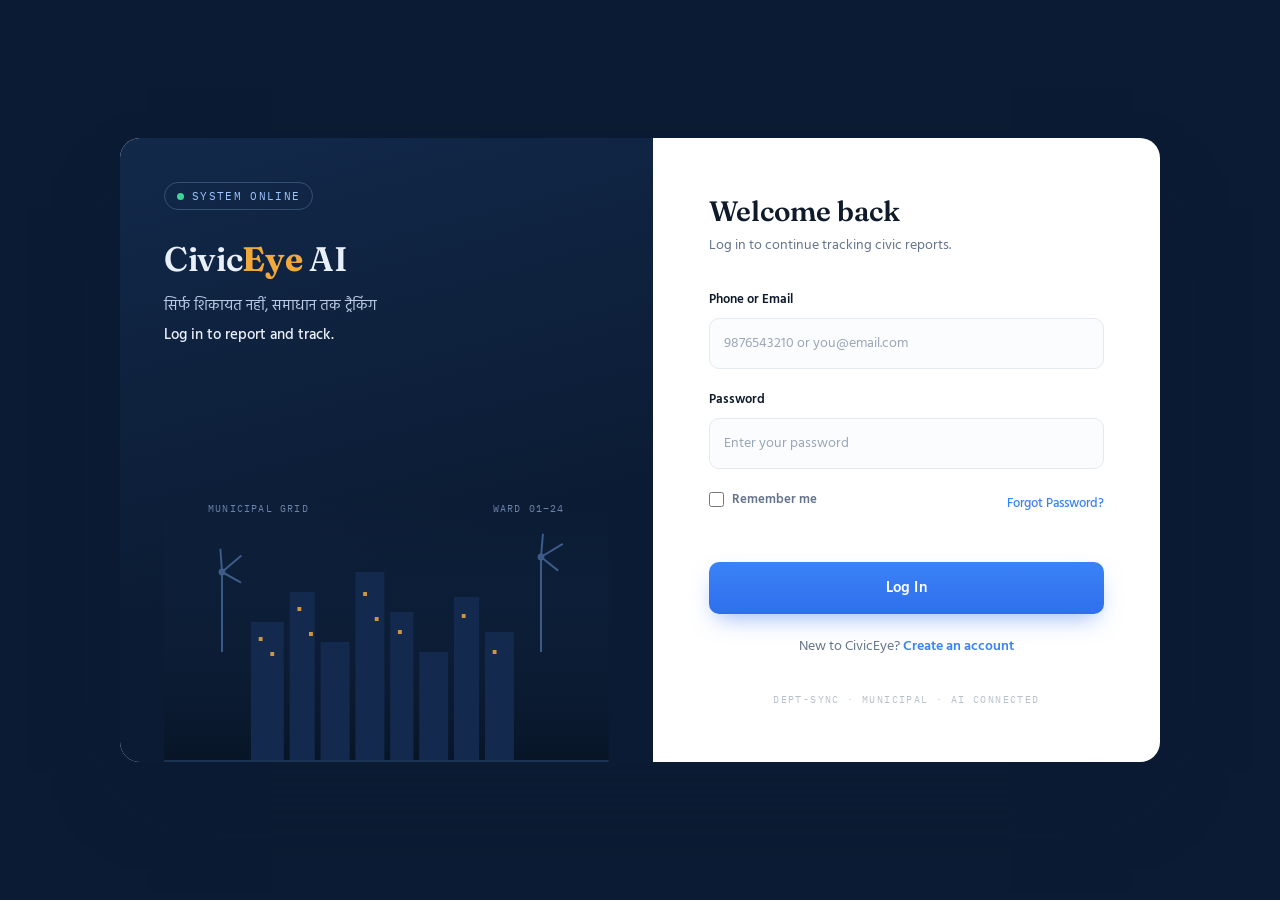
<file: app/templets/html/profile.html>
<!DOCTYPE html>
<html lang="en">
<head>
  <meta charset="UTF-8">
  <meta http-equiv="refresh" content="0; url=settings.html">
  <meta name="viewport" content="width=device-width, initial-scale=1.0">
  <title>Profile | CivicEye AI</title>
</head>
<body>
  <p>Opening your profile settings… <a href="settings.html">Continue</a></p>
  <script>window.location.replace("settings.html");</script>
</body>
</html>
</file>
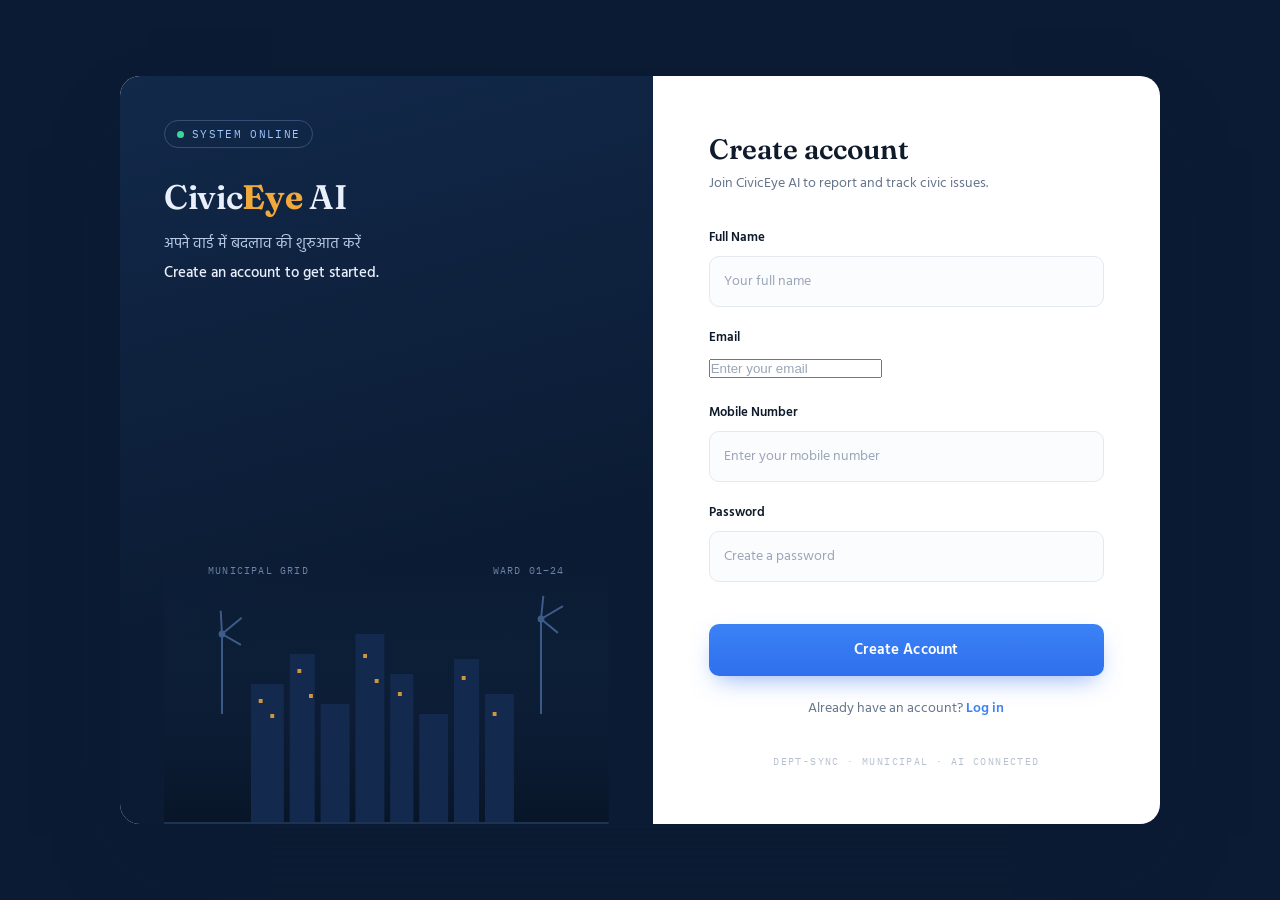
<file: app/templets/html/register.html>
<!DOCTYPE html>
<html lang="hi">
<head>
<meta charset="UTF-8">
<meta name="viewport" content="width=device-width, initial-scale=1.0">
<title>Register — CivicEye AI</title>
<link rel="preconnect" href="https://fonts.googleapis.com">
<link href="https://fonts.googleapis.com/css2?family=Fraunces:opsz,wght@9..144,500;9..144,600;9..144,700&family=IBM+Plex+Mono:wght@500;600&family=Hind:wght@400;500;600&display=swap" rel="stylesheet">
<link rel="stylesheet" href="../style/login.css">
</head>
<body>

<div class="shell">

  <div class="brand">
    <p class="status">System Online</p>
    <h1>Civic<span>Eye</span> AI</h1>
    <p class="tagline">
      अपने वार्ड में बदलाव की शुरुआत करें
      <em>Create an account to get started.</em>
    </p>

    <div class="scene">
      <div class="footer-tag"><span>Municipal Grid</span><span>Ward 01–24</span></div>
      <svg viewBox="0 0 460 260" preserveAspectRatio="none" xmlns="http://www.w3.org/2000/svg">
        <defs>
          <linearGradient id="skyFade2" x1="0" y1="0" x2="0" y2="1">
            <stop offset="0%" stop-color="#12294A" stop-opacity="0"/>
            <stop offset="100%" stop-color="#081527" stop-opacity="1"/>
          </linearGradient>
        </defs>
        <rect x="0" y="0" width="460" height="260" fill="url(#skyFade2)"/>
        <g stroke="#3E5C8A" stroke-width="2" fill="none">
          <line x1="60" y1="70" x2="60" y2="150"/>
          <circle cx="60" cy="70" r="2.5" fill="#3E5C8A"/>
          <path d="M60 70 L40 58 M60 70 L80 60 M60 70 L58 44">
            <animateTransform attributeName="transform" type="rotate" from="0 60 70" to="360 60 70" dur="7s" repeatCount="indefinite"/>
          </path>
        </g>
        <g stroke="#3E5C8A" stroke-width="2" fill="none">
          <line x1="390" y1="55" x2="390" y2="150"/>
          <circle cx="390" cy="55" r="2.5" fill="#3E5C8A"/>
          <path d="M390 55 L370 43 M390 55 L410 45 M390 55 L388 29">
            <animateTransform attributeName="transform" type="rotate" from="0 390 55" to="360 390 55" dur="6s" repeatCount="indefinite"/>
          </path>
        </g>
        <g fill="#132A4E">
          <rect x="90" y="120" width="34" height="140"/>
          <rect x="130" y="90" width="26" height="170"/>
          <rect x="162" y="140" width="30" height="120"/>
          <rect x="198" y="70" width="30" height="190"/>
          <rect x="234" y="110" width="24" height="150"/>
          <rect x="264" y="150" width="30" height="110"/>
          <rect x="300" y="95" width="26" height="165"/>
          <rect x="332" y="130" width="30" height="130"/>
        </g>
        <g fill="#F2A93B" opacity="0.85">
          <rect x="98" y="135" width="4" height="4"/>
          <rect x="110" y="150" width="4" height="4"/>
          <rect x="138" y="105" width="4" height="4"/>
          <rect x="150" y="130" width="4" height="4"/>
          <rect x="206" y="90" width="4" height="4"/>
          <rect x="218" y="115" width="4" height="4"/>
          <rect x="242" y="128" width="4" height="4"/>
          <rect x="308" y="112" width="4" height="4"/>
          <rect x="340" y="148" width="4" height="4"/>
        </g>
        <rect x="0" y="258" width="460" height="2" fill="#1B3454"/>
      </svg>
    </div>
  </div>

  <div class="panel">
    <h2>Create account</h2>
    <p class="sub">Join CivicEye AI to report and track civic issues.</p>

    <form id="registerForm">
      <div class="field">
        <label for="fullname">Full Name</label>
        <input type="text" id="fullname" name="fullname" placeholder="Your full name" autocomplete="name" required>
      </div>

   <div class="field">
    <label for="email">Email</label>
    <input
        type="email"
        id="email"
        placeholder="Enter your email"
        required
    >
</div>

<div class="field">
    <label for="mobile">Mobile Number</label>
    <input
        type="text"
        id="mobile"
        placeholder="Enter your mobile number"
        required
    >
</div>

      <div class="field">
        <label for="password">Password</label>
        <input type="password" id="password" name="password" placeholder="Create a password" autocomplete="new-password" required>
      </div>

      <p id="errorMsg" class="error"></p>

      <button type="submit">Create Account</button>
    </form>

    <p class="signup">
      Already have an account? <a href="login.html">Log in</a>
    </p>

    <p class="footer">Dept-Sync · Municipal · AI Connected</p>
  </div>

</div>

<script src="../js/register.js"></script>
</body>
</html>
</file>
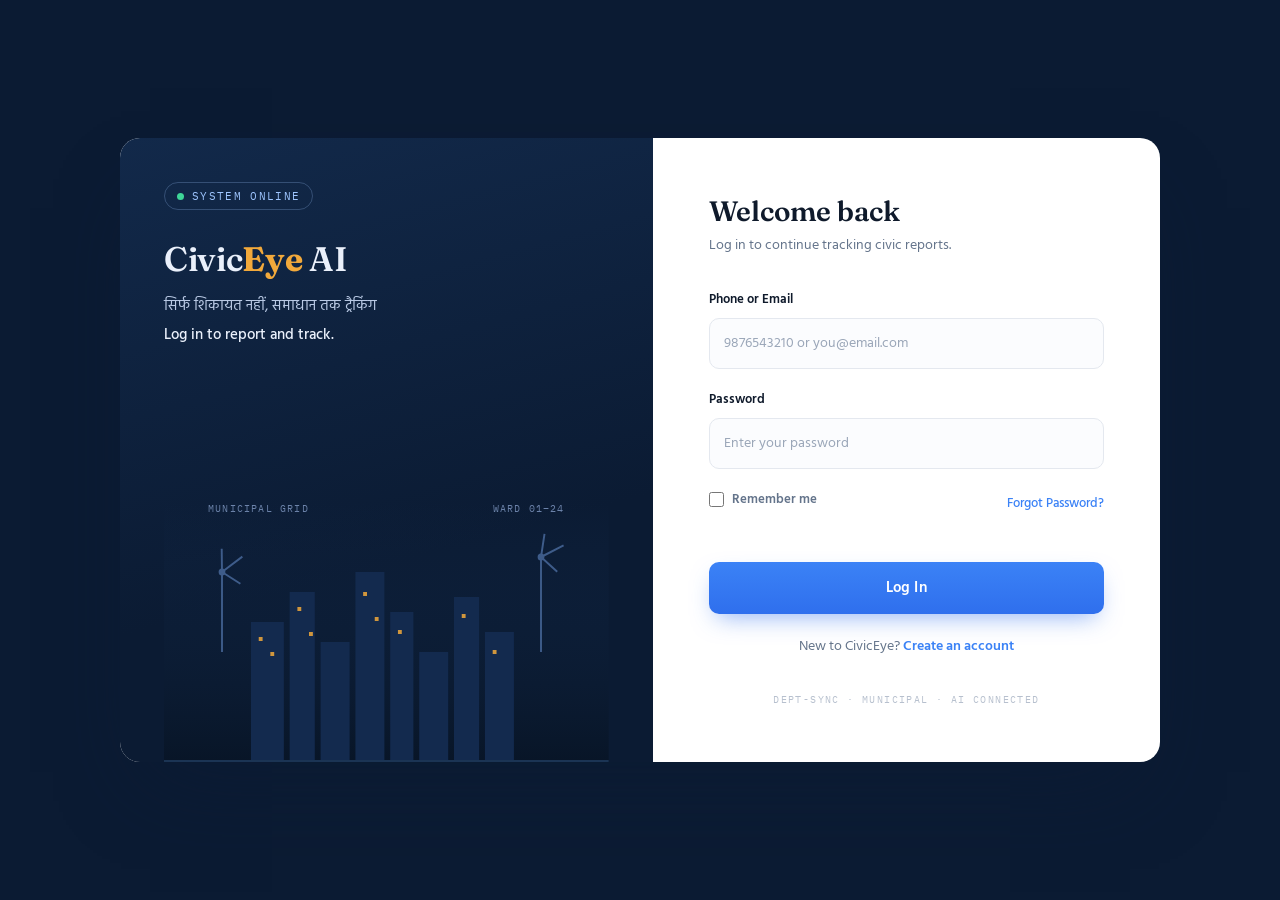
<file: app/templets/html/settings.html>
<!DOCTYPE html>
<html lang="hi">
<head>
<meta charset="UTF-8">
<meta name="viewport" content="width=device-width, initial-scale=1.0">
<title>Settings — CivicEye AI</title>
<link rel="preconnect" href="https://fonts.googleapis.com">
<link href="https://fonts.googleapis.com/css2?family=Fraunces:opsz,wght@9..144,500;9..144,600;9..144,700&family=IBM+Plex+Mono:wght@500;600&family=Hind:wght@400;500;600&display=swap" rel="stylesheet">
<link rel="stylesheet" href="../style/dashboard.css">
<link rel="stylesheet" href="../style/dark.css">
<script src="../js/theme.js"></script>
</head>
<body>

<div class="app">

  <!-- SIDEBAR -->
  <aside class="sidebar">
    <a href="dashboard.html" class="brand-mark" style="text-decoration:none;">
      <span class="glyph">
        <svg width="18" height="18" viewBox="0 0 24 24" fill="none" stroke="currentColor" stroke-width="2"><path d="M3 21h18M5 21V7l7-4 7 4v14M9 9h.01M9 13h.01M9 17h.01M15 9h.01M15 13h.01M15 17h.01"/></svg>
      </span>
      <span>Civic<em>Eye</em> AI</span>
    </a>

    <ul class="nav">
      <li><a href="dashboard.html"><svg viewBox="0 0 24 24" fill="none" stroke="currentColor" stroke-width="2"><path d="M3 10.5 12 3l9 7.5"/><path d="M5 9.5V21h14V9.5"/></svg>Dashboard</a></li>
      <li><a href="my-issues.html"><svg viewBox="0 0 24 24" fill="none" stroke="currentColor" stroke-width="2"><rect x="4" y="3" width="16" height="18" rx="2"/><path d="M8 8h8M8 12h8M8 16h5"/></svg>My Issues</a></li>
      <li><a href="my-reports.html"><svg viewBox="0 0 24 24" fill="none" stroke="currentColor" stroke-width="2"><path d="M4 19V5a2 2 0 0 1 2-2h8l6 6v10a2 2 0 0 1-2 2H6a2 2 0 0 1-2-2Z"/><path d="M14 3v6h6"/></svg>My Reports</a></li>
      <li><a href="notification.html"><svg viewBox="0 0 24 24" fill="none" stroke="currentColor" stroke-width="2"><path d="M18 8a6 6 0 1 0-12 0c0 7-3 9-3 9h18s-3-2-3-9"/><path d="M13.73 21a2 2 0 0 1-3.46 0"/></svg>Notifications</a></li>
      <li><a href="settings.html"><svg viewBox="0 0 24 24" fill="none" stroke="currentColor" stroke-width="2"><circle cx="12" cy="8" r="4"/><path d="M4 21c1.5-4.5 5-6 8-6s6.5 1.5 8 6"/></svg>Profile</a></li>
      <li><a href="settings.html" class="active"><svg viewBox="0 0 24 24" fill="none" stroke="currentColor" stroke-width="2"><circle cx="12" cy="12" r="3"/><path d="M19.4 15a1.65 1.65 0 0 0 .33 1.82l.06.06a2 2 0 1 1-2.83 2.83l-.06-.06a1.65 1.65 0 0 0-1.82-.33 1.65 1.65 0 0 0-1 1.51V21a2 2 0 0 1-4 0v-.09A1.65 1.65 0 0 0 9 19.4a1.65 1.65 0 0 0-1.82.33l-.06.06a2 2 0 1 1-2.83-2.83l.06-.06A1.65 1.65 0 0 0 4.6 15a1.65 1.65 0 0 0-1.51-1H3a2 2 0 0 1 0-4h.09A1.65 1.65 0 0 0 4.6 9a1.65 1.65 0 0 0-.33-1.82l-.06-.06a2 2 0 1 1 2.83-2.83l.06.06A1.65 1.65 0 0 0 9 4.6a1.65 1.65 0 0 0 1-1.51V3a2 2 0 0 1 4 0v.09a1.65 1.65 0 0 0 1 1.51 1.65 1.65 0 0 0 1.82-.33l.06-.06a2 2 0 1 1 2.83 2.83l-.06.06A1.65 1.65 0 0 0 19.4 9a1.65 1.65 0 0 0 1.51 1H21a2 2 0 0 1 0 4h-.09a1.65 1.65 0 0 0-1.51 1Z"/></svg>Settings</a></li>
    </ul>

    <a href="login.html" class="logout" id="logoutBtn">
      <svg viewBox="0 0 24 24" fill="none" stroke="currentColor" stroke-width="2"><path d="M9 21H5a2 2 0 0 1-2-2V5a2 2 0 0 1 2-2h4"/><path d="M16 17l5-5-5-5"/><path d="M21 12H9"/></svg>
      Logout
    </a>
  </aside>

  <!-- MAIN -->
  <div class="main">
    <header class="topbar">
      <h1>Settings</h1>
      <div class="topbar-right">
        <div class="bell">
          <svg width="18" height="18" viewBox="0 0 24 24" fill="none" stroke="currentColor" stroke-width="2"><path d="M18 8a6 6 0 1 0-12 0c0 7-3 9-3 9h18s-3-2-3-9"/><path d="M13.73 21a2 2 0 0 1-3.46 0"/></svg>
        </div>
        <div class="user">
          <img src="https://api.dicebear.com/7.x/avataaars/svg?seed=Abhishek" alt="">
          <div class="who">
            <div class="name" id="userName">Loading...</div>
            <div class="role">Citizen</div>
          </div>
        </div>
      </div>
    </header>

    <div class="content">
      <div class="welcome-row">
        <div class="welcome">
          <h2>Settings</h2>
          <p>Manage your profile and app preferences.</p>
        </div>
      </div>

      <!-- THEME PANEL -->
      <div class="panel-card" style="padding:20px 24px; margin-bottom:20px; display:flex; align-items:center; justify-content:space-between;">
        <div>
          <div style="font-weight:600; font-size:15px;">Dark Mode</div>
          <div style="font-size:13px; color:#94A3B8; margin-top:2px;">Switch between light and dark theme.</div>
        </div>
        <label class="theme-switch">
          <input type="checkbox" id="themeToggle">
          <span class="slider"></span>
        </label>
      </div>

      <!-- PROFILE PANEL -->
      <div class="panel-card" style="padding:24px;">
        <h3 style="margin-top:0; margin-bottom:18px;">Profile Information</h3>

        <form id="profileForm">

          <div class="field" style="margin-bottom:16px;">
            <label for="user_name" style="display:block; font-size:13px; font-weight:600; margin-bottom:6px;">Full Name</label>
            <input type="text" id="user_name" name="user_name" required
              style="width:100%; padding:10px 14px; border-radius:8px; border:1px solid #d1d5db; font-size:14px;">
          </div>

          <div class="field" style="margin-bottom:16px;">
            <label for="email" style="display:block; font-size:13px; font-weight:600; margin-bottom:6px;">Email</label>
            <input type="email" id="email" name="email" required
              style="width:100%; padding:10px 14px; border-radius:8px; border:1px solid #d1d5db; font-size:14px;">
          </div>

          <div class="field" style="margin-bottom:16px;">
            <label for="mobile" style="display:block; font-size:13px; font-weight:600; margin-bottom:6px;">Mobile</label>
            <input type="text" id="mobile" name="mobile" required
              style="width:100%; padding:10px 14px; border-radius:8px; border:1px solid #d1d5db; font-size:14px;">
          </div>

          <div class="field" style="margin-bottom:20px;">
            <label for="password" style="display:block; font-size:13px; font-weight:600; margin-bottom:6px;">New Password (optional)</label>
            <input type="password" id="password" name="password" placeholder="Leave blank to keep current password"
              style="width:100%; padding:10px 14px; border-radius:8px; border:1px solid #d1d5db; font-size:14px;">
          </div>

          <button type="submit" id="saveProfileBtn"
            style="padding:10px 22px; background:#2563eb; color:white; border:none; border-radius:8px; cursor:pointer; font-size:14px; font-weight:600;">
            Save Changes
          </button>

          <span id="profileMsg" style="margin-left:14px; font-size:13.5px;"></span>

        </form>
      </div>

      <!-- DANGER ZONE -->
      <div class="panel-card" style="padding:24px; margin-top:20px; border:1px solid #fecaca;">
        <h3 style="margin-top:0; color:#dc2626;">Danger Zone</h3>
        <p style="font-size:13.5px; color:#7f1d1d; margin-bottom:14px;">Deleting your account is permanent and cannot be undone.</p>
        <button id="deleteAccountBtn"
          style="padding:10px 22px; background:#dc2626; color:white; border:none; border-radius:8px; cursor:pointer; font-size:14px; font-weight:600;">
          Delete My Account
        </button>
      </div>

    </div>
  </div>
</div>

<script src="../js/settings.js"></script>
</body>
</html>
</file>
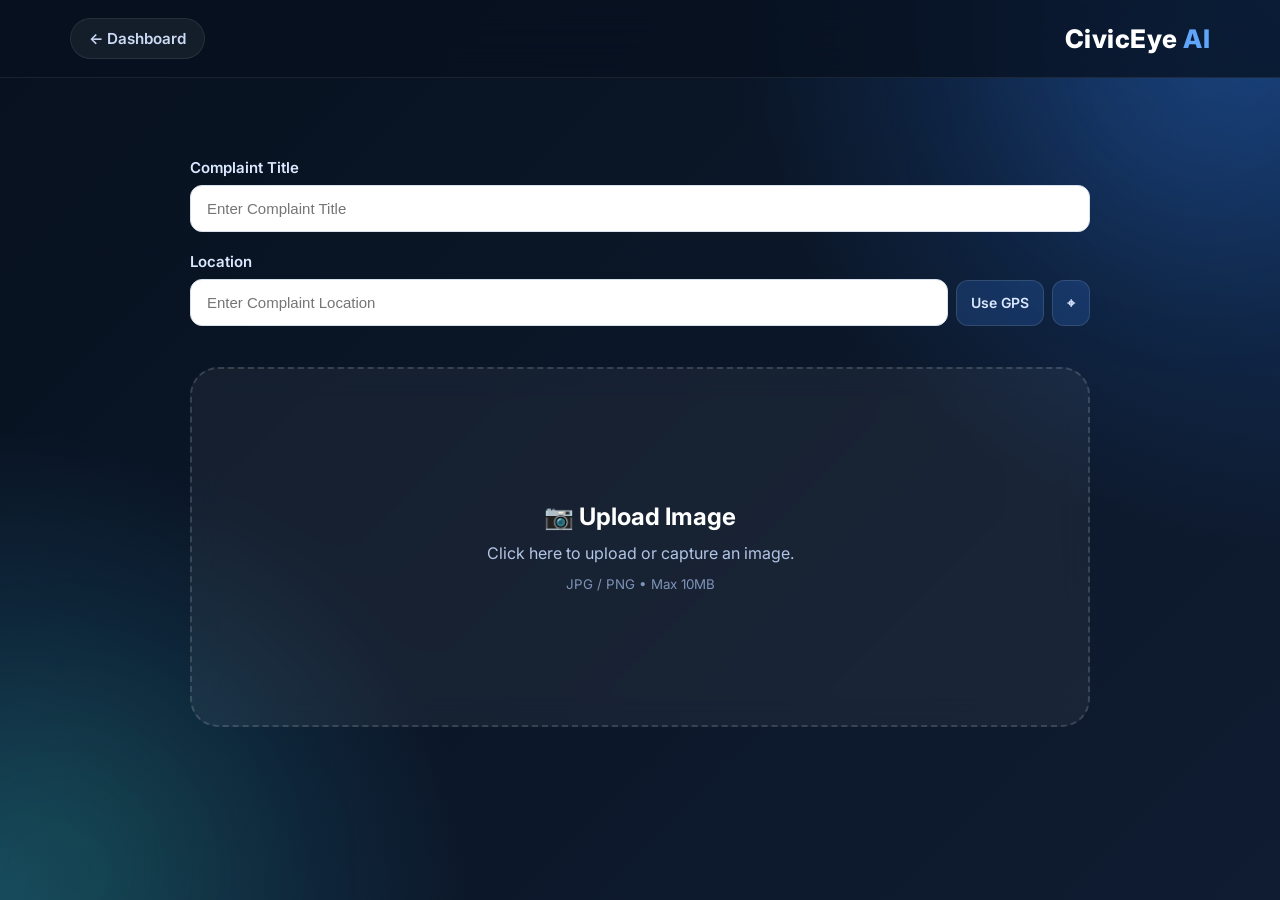
<file: app/templets/html/uploads.html>
<!DOCTYPE html>
<html lang="en">
<head>
    <meta charset="UTF-8">
    <meta name="viewport" content="width=device-width, initial-scale=1.0">
    <title>Upload Complaint | CivicEye AI</title>

    <link rel="preconnect" href="https://fonts.googleapis.com">
    <link href="https://fonts.googleapis.com/css2?family=Fraunces:wght@600;700&family=IBM+Plex+Mono:wght@500&family=Hind:wght@400;500;600&display=swap" rel="stylesheet">

    <link rel="stylesheet" href="../style/uploads.css">
</head>

<body>

    <!-- =========================
            HEADER
    ========================== -->

    <header class="topbar">

        <a href="dashboard.html" class="back-btn">
            ← Dashboard
        </a>

        <span class="logo">
            CivicEye <em>AI</em>
        </span>

    </header>


    <!-- =========================
            MAIN
    ========================== -->

    <main class="container">

        <form id="complaintForm">

            <!-- Complaint Title -->

            <div class="field">

                <label for="title">
                    Complaint Title
                </label>

                <input
                    type="text"
                    id="title"
                    name="title"
                    placeholder="Enter Complaint Title"
                    required
                >

            </div>


            <!-- Location -->

            <div class="field">

                <label for="location">
                    Location
                </label>

                <div class="location-controls">
                    <input
                        type="text"
                        id="location"
                        name="location"
                        placeholder="Enter Complaint Location"
                        aria-describedby="locationStatus"
                        required
                    >
                    <button type="button" id="detectLocationBtn" class="location-button">Use GPS</button>
                    <button type="button" id="locationIconBtn" class="location-button location-icon-button" aria-label="Detect current location">⌖</button>
                </div>
                <small id="locationStatus" class="location-status" role="status" aria-live="polite"></small>

            </div>


            <!-- Upload Image -->

            <div id="captureBox" class="capture-box" role="button" tabindex="0" aria-label="Choose a photo of the issue">

                <img
                    id="preview"
                    alt="Preview"
                    style="display:none;"
                >

                <div id="placeholder">

                    <h3>📷 Upload Image</h3>

                    <p>
                        Click here to upload or capture an image.
                    </p>

                    <small>
                        JPG / PNG • Max 10MB
                    </small>

                </div>

                <button type="button" id="removeImageBtn" class="remove-image-btn" aria-label="Remove selected image" hidden>×</button>

            </div>


            <input
                type="file"
                id="fileInput"
                accept="image/*"
                capture="environment"
                hidden
            >


            <!-- Buttons -->

            <div class="buttons">

                <button
                    type="button"
                    id="retakeBtn"
                    style="display:none;"
                >
                    Retake
                </button>

                <button
                    type="button"
                    id="analyzeBtn"
                    style="display:none;"
                >
                    Analyze with AI
                </button>

            </div>


            <!-- AI Analysis -->

            <div
                id="analysisPanel"
                class="analysis"
                style="display:none;"
            >

                <h2>
                    AI Analysis
                </h2>

                <p id="analysisStatus" class="analysis-status" role="status" aria-live="polite">Ready to Analyze</p>

                <div id="analysisResults" hidden>
                    <div class="result-item">

                        <strong>Issue :</strong>

                        <span id="resType"></span>

                    </div>

                    <div class="result-item">

                        <strong>Severity :</strong>

                        <span id="resSeverity"></span>

                    </div>

                    <div class="result-item">

                        <strong>Department :</strong>

                        <span id="resDept"></span>

                    </div>

                    <div class="result-item">

                        <strong>Description :</strong>

                        <span id="resDescription"></span>

                    </div>

                    <div class="result-item">

                        <strong>Priority :</strong>

                        <span id="resPriority"></span>

                    </div>

                    <div class="result-item">

                        <strong>Estimated time :</strong>

                        <span id="estimatedTime">After review</span>

                    </div>
                </div>


                <!-- Note -->

                <div class="field">

                    <label for="note">

                        Additional Note

                    </label>

                    <textarea
                        id="note"
                        rows="5"
                        placeholder="Write additional information (Optional)"
                    ></textarea>

                </div>


                <button
                    type="button"
                    id="submitBtn"
                    class="submit-btn"
                >
                    Submit Complaint
                </button>

            </div>

        </form>

    </main>


    <!-- Toast -->

    <div
        id="toast"
        class="toast"
        style="display:none;"
    >

        Complaint Submitted Successfully ✅

    </div>


    <script src="../js/uploads.js"></script>

</body>
</html>
</file>
<file: app/templets/style/dashboard.css>
:root{
  --navy-deep:#0B1B33;
  --navy-mid:#12294A;
  --navy-glow:#2F6FED;
  --accent:#3B82F6;
  --accent-soft:#EAF1FF;
  --paper:#FFFFFF;
  --ink:#0F1A2B;
  --slate:#64748B;
  --hairline:#E9ECF2;
  --canvas:#F5F7FA;
  --amber:#F2A93B;
  --amber-soft:#FDF1DF;
  --ok:#3ED598;
  --ok-soft:#E4F9EF;
  --danger:#E5484D;
  --danger-soft:#FCE9E9;
}
*{ box-sizing:border-box; margin:0; padding:0; }
body{
  font-family:'Hind', sans-serif;
  background:var(--canvas);
  color:var(--ink);
}

/* ---------- SHELL ---------- */
.app{
  display:grid;
  grid-template-columns:250px 1fr;
  min-height:100vh;
}

/* ---------- SIDEBAR ---------- */
.sidebar{
  background:var(--paper);
  border-right:1px solid var(--hairline);
  display:flex;
  flex-direction:column;
  padding:22px 16px;
}
.brand-mark{
  display:flex;
  align-items:center;
  gap:10px;
  padding:6px 10px 24px;
}
.brand-mark .glyph{
  width:34px; height:34px;
  border-radius:9px;
  background:linear-gradient(160deg, var(--navy-mid), var(--navy-deep));
  display:flex; align-items:center; justify-content:center;
  color:#fff;
}
.brand-mark span{
  font-family:'Fraunces', serif;
  font-weight:600;
  font-size:17px;
  color:var(--navy-deep);
}
.brand-mark span em{
  font-style:normal;
  color:var(--accent);
}

.nav{ list-style:none; display:flex; flex-direction:column; gap:2px; flex:1; }
.nav a{
  display:flex;
  align-items:center;
  gap:12px;
  padding:11px 14px;
  border-radius:10px;
  color:var(--slate);
  text-decoration:none;
  font-size:14.5px;
  font-weight:500;
  transition:background .12s, color .12s;
}
.nav a svg{ width:18px; height:18px; flex-shrink:0; }
.nav a:hover{ background:var(--canvas); color:var(--ink); }
.nav a.active{
  background:var(--accent);
  color:#fff;
  box-shadow:0 8px 18px -8px rgba(59,130,246,.6);
}

.logout{
  display:flex;
  align-items:center;
  gap:12px;
  padding:11px 14px;
  border-radius:10px;
  color:var(--danger);
  text-decoration:none;
  font-size:14.5px;
  font-weight:600;
  margin-top:8px;
}
.logout:hover{ background:var(--danger-soft); }
.logout svg{ width:18px; height:18px; }

/* ---------- MAIN ---------- */
.main{ display:flex; flex-direction:column; min-width:0; }

.topbar{
  height:70px;
  background:var(--paper);
  border-bottom:1px solid var(--hairline);
  display:flex;
  align-items:center;
  justify-content:space-between;
  padding:0 32px;
}
.topbar h1{ font-size:19px; font-weight:600; }
.topbar-right{ display:flex; align-items:center; gap:20px; }
.bell{
  position:relative;
  width:38px; height:38px;
  border-radius:50%;
  background:var(--canvas);
  display:flex; align-items:center; justify-content:center;
  color:var(--slate);
  cursor:pointer;
  text-decoration:none;
}
.notification-count{
  position:absolute;
  top:-4px;
  right:-5px;
  min-width:17px;
  height:17px;
  padding:0 4px;
  border:2px solid var(--paper);
  border-radius:999px;
  background:#e5484d;
  color:#fff;
  font:600 10px/13px 'IBM Plex Mono',monospace;
  text-align:center;
}
.notification-count[hidden]{display:none;}
.user{ display:flex; align-items:center; gap:10px; cursor:pointer; }
.user img{ width:38px; height:38px; border-radius:50%; object-fit:cover; }
.user .who{ line-height:1.25; }
.user .who .name{ font-size:13.5px; font-weight:600; color:var(--ink); }
.user .who .role{ font-size:12px; color:var(--slate); }

.content{ padding:28px 32px 48px; }

.welcome-row{
  display:flex;
  align-items:flex-start;
  justify-content:space-between;
  gap:20px;
  flex-wrap:wrap;
  margin-bottom:24px;
}
.welcome h2{ font-family:'Fraunces', serif; font-size:24px; font-weight:600; }
.welcome p{ margin-top:6px; color:var(--slate); font-size:14.5px; }

.date-card{
  display:flex;
  align-items:center;
  gap:12px;
  background:var(--paper);
  border:1px solid var(--hairline);
  border-radius:12px;
  padding:12px 18px;
}
.date-card .icon{
  width:36px; height:36px;
  border-radius:9px;
  background:var(--accent-soft);
  color:var(--accent);
  display:flex; align-items:center; justify-content:center;
}
.date-card .date{ font-size:14px; font-weight:600; }
.date-card .day{ font-size:12px; color:var(--slate); }

/* ---------- STAT CARDS ---------- */
.stats{
  display:grid;
  grid-template-columns:repeat(4, 1fr);
  gap:18px;
  margin-bottom:22px;
}
.stat-card{
  background:var(--paper);
  border:1px solid var(--hairline);
  border-radius:14px;
  padding:20px;
}
.stat-card .row{ display:flex; align-items:center; gap:10px; margin-bottom:14px; }
.stat-card .row .ico{
  width:34px; height:34px;
  border-radius:9px;
  display:flex; align-items:center; justify-content:center;
}
.stat-card .row .label{ font-size:13.5px; color:var(--slate); font-weight:500; }
.stat-card .value{ font-family:'Fraunces', serif; font-size:30px; font-weight:600; margin-bottom:12px; }
.stat-card .link{
  font-size:13px; font-weight:600; color:var(--accent);
  text-decoration:none; display:inline-flex; align-items:center; gap:5px;
}
.stat-card.total .ico{ background:var(--accent-soft); color:var(--accent); }
.stat-card.progress .ico{ background:var(--amber-soft); color:var(--amber); }
.stat-card.resolved .ico{ background:var(--ok-soft); color:var(--ok); }
.stat-card.rejected .ico{ background:var(--danger-soft); color:var(--danger); }

/* ---------- BOTTOM GRID ---------- */
.grid-2{
  display:grid;
  grid-template-columns:1.3fr 1fr;
  gap:18px;
}
.panel-card{
  background:var(--paper);
  border:1px solid var(--hairline);
  border-radius:14px;
  padding:22px;
}
.panel-card .head{
  display:flex;
  align-items:center;
  justify-content:space-between;
  margin-bottom:18px;
}
.panel-card .head h3{ font-size:16px; font-weight:600; }
.select{
  font-size:13px;
  color:var(--slate);
  border:1px solid var(--hairline);
  border-radius:8px;
  padding:6px 10px;
  background:var(--paper);
}
.view-all{ font-size:13px; font-weight:600; color:var(--accent); text-decoration:none; }

.chart-wrap{ position:relative; }
.chart-wrap svg{ width:100%; height:auto; display:block; }
.chart-tooltip{
  position:absolute;
  background:var(--accent);
  color:#fff;
  font-size:12px;
  font-weight:700;
  padding:3px 9px;
  border-radius:7px;
}

.issue-row{
  display:flex;
  align-items:flex-start;
  gap:12px;
  padding:12px 0;
  border-bottom:1px solid var(--hairline);
}
.issue-row:last-child{ border-bottom:none; padding-bottom:0; }
.issue-row .ico{
  width:36px; height:36px;
  border-radius:9px;
  display:flex; align-items:center; justify-content:center;
  flex-shrink:0;
}
.issue-row .body{ flex:1; min-width:0; }
.issue-row .title{ font-size:14px; font-weight:600; }
.issue-row .loc{ font-size:12.5px; color:var(--slate); margin-top:2px; }
.issue-row .meta{ text-align:right; flex-shrink:0; }
.badge{
  font-size:11px;
  font-weight:700;
  padding:3px 9px;
  border-radius:999px;
  display:inline-block;
}
.badge.progress{ background:var(--amber-soft); color:#B4740F; }
.badge.resolved{ background:var(--ok-soft); color:#1F9D66; }
.issue-row .date{ display:block; font-size:11.5px; color:var(--slate); margin-top:6px; }
.issue-chart-grid{
  display:grid;
  grid-template-columns:repeat(auto-fit,minmax(230px,1fr));
  gap:18px;
  margin-bottom:20px;
}
.issue-chart-card h3{font-size:15px;font-weight:600;margin-bottom:16px;}
.issue-chart{display:grid;gap:12px;}
.issue-chart-row{min-width:0;}
.issue-chart-heading{
  display:flex;
  justify-content:space-between;
  gap:12px;
  margin-bottom:5px;
  color:var(--ink);
  font-size:13px;
}
.issue-chart-heading span:first-child{overflow-wrap:anywhere;}
.issue-chart-heading span:last-child{color:var(--slate);font-weight:600;}
.issue-chart-track{
  height:9px;
  overflow:hidden;
  border-radius:999px;
  background:var(--canvas);
}
.issue-chart-bar{height:100%;border-radius:inherit;transition:width .25s ease;}
.issue-chart-empty{color:var(--slate);font-size:13px;}
.notification-toolbar{
  display:flex;
  align-items:center;
  justify-content:space-between;
  gap:16px;
  margin-bottom:14px;
  color:var(--slate);
  font-size:14px;
}
.notification-list{display:grid;gap:12px;}
.notification-item{padding:18px 20px;}
.notification-item.unread{border-left:4px solid var(--accent);}
.notification-heading{
  display:flex;
  align-items:flex-start;
  justify-content:space-between;
  gap:14px;
}
.notification-heading h3{font-size:15px;font-weight:600;}
.notification-item > p{margin-top:7px;color:var(--slate);font-size:14px;}
.notification-status{
  flex-shrink:0;
  padding:3px 9px;
  border-radius:999px;
  background:var(--accent-soft);
  color:var(--accent);
  font-size:11px;
  font-weight:600;
}
.notification-footer{
  display:flex;
  align-items:center;
  flex-wrap:wrap;
  gap:14px;
  margin-top:12px;
  color:var(--slate);
  font-size:12px;
}
.notification-footer a{color:var(--accent);font-weight:600;text-decoration:none;}
.notification-action{
  padding:7px 11px;
  border:1px solid var(--hairline);
  border-radius:8px;
  background:var(--paper);
  color:var(--accent);
  font:600 12px 'Hind',sans-serif;
  cursor:pointer;
}
.notification-action:hover{background:var(--canvas);}
.notification-action:disabled{cursor:wait;opacity:.65;}
.notification-empty{padding:28px;text-align:center;color:var(--slate);}
@media (max-width:1080px){
  .stats{ grid-template-columns:repeat(2,1fr); }
  .grid-2{ grid-template-columns:1fr; }
}
@media (max-width:760px){
  .app{ grid-template-columns:1fr; }
  .sidebar{ display:none; }
  .stats{ grid-template-columns:1fr; }
}
.upload-btn{
    display:inline-block;
    padding:12px 24px;
    background:#2563eb;
    color:#fff;
    text-decoration:none;
    border-radius:10px;
    font-weight:600;
    transition:.3s;
}

.upload-btn:hover{
    background:#1d4ed8;
}
</file>
<file: app/templets/style/dark.css>
:root[data-theme="dark"]{
  color-scheme:dark;
  --accent:#60a5fa;
  --accent-soft:#172c4e;
  --paper:#111d2e;
  --ink:#e7edf7;
  --slate:#a7b3c5;
  --hairline:#28364a;
  --canvas:#0b1220;
  --amber-soft:#3a2b17;
  --ok-soft:#123528;
  --danger-soft:#3a2024;
  --danger:#fb7185;
}

body,
.sidebar,
.topbar,
.date-card,
.stat-card,
.panel-card{
  transition:background-color .2s ease, color .2s ease, border-color .2s ease;
}

.theme-toggle{
  display:inline-flex;
  align-items:center;
  justify-content:center;
  min-height:38px;
  padding:0 12px;
  border:1px solid var(--hairline);
  border-radius:10px;
  background:var(--paper);
  color:var(--ink);
  font:500 13px 'Hind',sans-serif;
  cursor:pointer;
}

.theme-toggle:hover{
  background:var(--canvas);
}

.theme-toggle:focus-visible{
  outline:2px solid var(--accent);
  outline-offset:2px;
}

.brand-mark > span{
  color:var(--ink);
}

.theme-switch{
  position:relative;
  display:inline-block;
  width:46px;
  height:26px;
}

.theme-switch input{
  width:1px;
  height:1px;
  opacity:0;
}

.theme-switch .slider{
  position:absolute;
  inset:0;
  border-radius:999px;
  background:#cbd5e1;
  cursor:pointer;
  transition:background-color .2s ease;
}

.theme-switch .slider:before{
  position:absolute;
  content:"";
  width:20px;
  height:20px;
  top:3px;
  left:3px;
  border-radius:50%;
  background:#fff;
  transition:transform .2s ease;
}

.theme-switch input:checked + .slider{
  background:#2563eb;
}

.theme-switch input:checked + .slider:before{
  transform:translateX(20px);
}

.theme-switch input:focus-visible + .slider{
  outline:2px solid var(--accent);
  outline-offset:2px;
}

:root[data-theme="dark"] .theme-switch .slider{
  background:#475569;
}

:root[data-theme="dark"] .theme-switch input:checked + .slider{
  background:#2563eb;
}

:root[data-theme="dark"] .theme-switch .slider:before{
  background:#f8fafc;
}

:root[data-theme="dark"] .settings input:not([type="checkbox"]),
:root[data-theme="dark"] input[type="text"],
:root[data-theme="dark"] input[type="email"],
:root[data-theme="dark"] input[type="password"]{
  background:var(--paper) !important;
  border-color:var(--hairline) !important;
  color:var(--ink);
}

:root[data-theme="dark"] .filter-bar input,
:root[data-theme="dark"] .filter-bar select{
  background:var(--paper) !important;
  border-color:var(--hairline) !important;
  color:var(--ink) !important;
}

:root[data-theme="dark"] .issues-table-panel{
  background:var(--paper) !important;
  border-color:var(--hairline) !important;
}

:root[data-theme="dark"] .issues-table-panel table{
  color:var(--ink);
}

:root[data-theme="dark"] .issues-table-panel thead{
  background:var(--canvas) !important;
  border-color:var(--hairline) !important;
  color:var(--slate) !important;
}

:root[data-theme="dark"] .issues-table-panel tbody tr{
  border-color:var(--hairline) !important;
}

:root[data-theme="dark"] .issues-table-panel tbody td{
  color:var(--ink);
}

:root[data-theme="dark"] .issues-table-panel .severity{
  background:var(--canvas) !important;
  color:var(--slate);
}

:root[data-theme="dark"] .issues-table-panel .status-badge{
  background:var(--accent-soft) !important;
  color:var(--accent) !important;
}

:root[data-theme="dark"] #timelineModal > div{
  background:var(--paper) !important;
  color:var(--ink);
}

:root[data-theme="dark"] #timelineModal h3{
  color:var(--ink) !important;
}

:root[data-theme="dark"] #timelineContainer > div{
  background:var(--canvas) !important;
  border-color:var(--hairline) !important;
}

:root[data-theme="dark"] #timelineContainer p{
  color:var(--slate) !important;
}

.report-label,
.report-empty{
  color:var(--slate);
  font-size:13.5px;
}

.report-total{
  color:var(--ink);
}

.report-chart-label{
  color:var(--ink);
  font-weight:500;
}

.report-chart-count{
  color:var(--slate);
}

.report-bar-track{
  background:var(--hairline);
}
</file>
<file: app/templets/style/login.css>
:root{
  --navy-deep:#0B1B33;
  --navy-mid:#12294A;
  --navy-glow:#2F6FED;
  --accent:#3B82F6;
  --paper:#FFFFFF;
  --ink:#0F1A2B;
  --slate:#64748B;
  --hairline:#E4E8EF;
  --amber:#F2A93B;
  --ok:#3ED598;
}
*{box-sizing:border-box; margin:0; padding:0;}
body{
  font-family:'Hind', sans-serif;
  color:var(--ink);
  background:var(--navy-deep);
  min-height:100vh;
  display:flex;
  align-items:center;
  justify-content:center;
  padding:32px;
}
.shell{
  width:100%;
  max-width:1040px;
  min-height:620px;
  display:grid;
  grid-template-columns:1.05fr 1fr;
  background:var(--paper);
  border-radius:20px;
  overflow:hidden;
  box-shadow:0 40px 80px -30px rgba(11,27,51,0.6);
}

/* ---------- LEFT PANEL ---------- */
.brand{
  position:relative;
  background:linear-gradient(165deg,var(--navy-mid) 0%, var(--navy-deep) 65%);
  padding:44px 44px 0;
  display:flex;
  flex-direction:column;
  color:#EAF0FB;
  overflow:hidden;
}
.status{
  display:inline-flex;
  align-items:center;
  gap:8px;
  align-self:flex-start;
  font-family:'IBM Plex Mono', monospace;
  font-size:11px;
  letter-spacing:.12em;
  text-transform:uppercase;
  color:#9FC6FF;
  border:1px solid rgba(159,198,255,.25);
  padding:6px 12px;
  border-radius:999px;
}
.status::before{
  content:"";
  width:7px; height:7px;
  border-radius:50%;
  background:var(--ok);
  box-shadow:0 0 0 0 rgba(62,213,152,.6);
  animation:pulse 2.2s infinite;
}
@keyframes pulse{
  0%{box-shadow:0 0 0 0 rgba(62,213,152,.55);}
  70%{box-shadow:0 0 0 8px rgba(62,213,152,0);}
  100%{box-shadow:0 0 0 0 rgba(62,213,152,0);}
}
.brand h1{
  font-family:'Fraunces', serif;
  font-weight:600;
  font-size:34px;
  letter-spacing:-0.01em;
  margin-top:28px;
}
.brand h1 span{ color:var(--amber); font-weight:700; }
.brand .tagline{
  margin-top:14px;
  font-size:15px;
  line-height:1.65;
  color:#B9C9E4;
  max-width:340px;
}
.brand .tagline em{
  display:block;
  font-style:normal;
  color:#EAF0FB;
  font-weight:500;
  margin-top:4px;
}
.scene{
  position:relative;
  margin-top:auto;
  height:260px;
}
.footer-tag{
  position:absolute;
  top:0; left:0; right:0;
  padding:0 44px;
  display:flex;
  justify-content:space-between;
  font-family:'IBM Plex Mono', monospace;
  font-size:10px;
  letter-spacing:.12em;
  color:#6E85AC;
  text-transform:uppercase;
}
.scene svg{
  position:absolute;
  bottom:0; left:0;
  width:100%; height:100%;
}

/* ---------- RIGHT PANEL ---------- */
.panel{
  padding:56px 56px;
  display:flex;
  flex-direction:column;
  justify-content:center;
}
.panel h2{
  font-family:'Fraunces', serif;
  font-weight:600;
  font-size:28px;
  color:var(--ink);
}
.panel .sub{
  margin-top:6px;
  font-size:14px;
  color:var(--slate);
}
form{ margin-top:32px; }
label{
  display:block;
  font-size:13px;
  font-weight:600;
  color:var(--ink);
  margin-bottom:8px;
}
.field{ margin-bottom:20px; }
input[type="text"], input[type="password"]{
  width:100%;
  padding:13px 14px;
  border:1px solid var(--hairline);
  border-radius:10px;
  font-family:'Hind', sans-serif;
  font-size:14px;
  color:var(--ink);
  background:#FBFCFE;
  transition:border-color .15s, box-shadow .15s;
}
input::placeholder{ color:#9AA6B8; }
input:focus{
  outline:none;
  border-color:var(--accent);
  box-shadow:0 0 0 4px rgba(59,130,246,.12);
  background:#fff;
}
.options{
  display:flex;
  align-items:center;
  justify-content:space-between;
  margin-bottom:22px;
  font-size:13px;
}
.remember{
  display:flex;
  align-items:center;
  gap:8px;
  color:var(--slate);
  cursor:pointer;
}
.remember input{ accent-color:var(--accent); width:15px; height:15px; }
.options a{ color:var(--accent); text-decoration:none; font-weight:500; }
.options a:hover{ text-decoration:underline; }

.error{
  font-size:13px;
  color:#DC4747;
  min-height:18px;
  margin:-8px 0 12px;
}

button[type="submit"]{
  width:100%;
  padding:14px;
  border:none;
  border-radius:10px;
  background:linear-gradient(180deg, var(--accent), var(--navy-glow));
  color:#fff;
  font-family:'Hind', sans-serif;
  font-size:15px;
  font-weight:600;
  letter-spacing:.01em;
  cursor:pointer;
  box-shadow:0 10px 24px -8px rgba(47,111,237,.55);
  transition:transform .12s ease, box-shadow .12s ease;
}
button[type="submit"]:hover{ transform:translateY(-1px); box-shadow:0 14px 28px -8px rgba(47,111,237,.6); }
button[type="submit"]:active{ transform:translateY(0); }
button[type="submit"]:focus-visible{ outline:3px solid #9FC6FF; outline-offset:2px; }

.signup{
  text-align:center;
  margin-top:22px;
  font-size:13.5px;
  color:var(--slate);
}
.signup a{ color:var(--accent); font-weight:600; text-decoration:none; }
.signup a:hover{ text-decoration:underline; }

.footer{
  margin-top:36px;
  text-align:center;
  font-family:'IBM Plex Mono', monospace;
  font-size:10px;
  letter-spacing:.14em;
  color:#B7C0CE;
  text-transform:uppercase;
}

@media (max-width:840px){
  .shell{ grid-template-columns:1fr; }
  .brand{ padding:32px 28px 0; }
  .scene{ height:150px; }
  .panel{ padding:40px 28px 48px; }
}
@media (prefers-reduced-motion: reduce){
  .status::before{ animation:none; }
}
</file>
<file: app/templets/style/uploads.css>
/*==================================================
        CIVICEYE AI UPLOADS CSS
        PART 1 / 4
        Global • Header • Upload Area
==================================================*/

@import url('https://fonts.googleapis.com/css2?family=Inter:wght@300;400;500;600;700;800&display=swap');


:root{

    --bg:#07111f;
    --bg2:#0f1c31;

    --card:rgba(255,255,255,.06);

    --white:#ffffff;
    --text:#dbe8ff;
    --muted:#91a5c8;

    --border:rgba(255,255,255,.08);

    --blue:#3b82f6;
    --blue2:#60a5fa;

    --green:#22c55e;
    --radius:24px;

    --transition:.35s ease;

}


/*=========================
RESET
=========================*/

*{

    margin:0;
    padding:0;
    box-sizing:border-box;

}


body{

    min-height:100vh;

    font-family:"Inter",sans-serif;

    color:white;

    background:

    radial-gradient(circle at top right,#153b70 0%,transparent 35%),
    radial-gradient(circle at bottom left,#17435d 0%,transparent 30%),
    linear-gradient(135deg,var(--bg),var(--bg2));

    overflow-x:hidden;

}


/*=========================
TOP BAR
=========================*/

.topbar{

    height:78px;

    width:100%;

    padding:0 70px;

    display:flex;

    align-items:center;

    justify-content:space-between;

    backdrop-filter:blur(18px);

    background:rgba(7,17,31,.75);

    border-bottom:1px solid rgba(255,255,255,.08);

}


/*=========================
BACK BUTTON
=========================*/

.back-btn{

    text-decoration:none;

    color:#cbdaf5;

    font-size:.95rem;

    font-weight:600;

    padding:10px 18px;

    border-radius:999px;

    background:rgba(255,255,255,.06);

    border:1px solid rgba(255,255,255,.08);

    transition:.35s;

}


.back-btn:hover{

    color:white;

    background:rgba(255,255,255,.12);

    transform:translateX(-4px);

}


/*=========================
LOGO
=========================*/

.logo{

    font-size:1.6rem;

    font-weight:800;

    letter-spacing:.5px;

}


.logo em{

    font-style:normal;

    color:#60a5fa;

}


/*=========================
MAIN CONTAINER
=========================*/

.container{

    width:min(900px,92%);

    margin:auto;

    padding:60px 0 100px;

    animation:fadeUp .8s ease;

}


/*=========================
HEADING
=========================*/

.container h1{

    text-align:center;

    font-size:3rem;

    font-weight:800;

    margin-bottom:15px;

    letter-spacing:-1px;

}


.subtitle{

    text-align:center;

    color:var(--muted);

    font-size:1.05rem;

    margin-bottom:45px;

}


/*=========================
UPLOAD BOX
=========================*/

.capture-box{

    width:100%;

    min-height:360px;

    border-radius:28px;

    border:2px dashed rgba(255,255,255,.15);

    background:rgba(255,255,255,.05);

    backdrop-filter:blur(15px);

    display:flex;

    align-items:center;

    justify-content:center;

    cursor:pointer;

    overflow:hidden;

    transition:.35s ease;

}


.capture-box:hover{

    border-color:#60a5fa;

    background:rgba(255,255,255,.08);

    transform:translateY(-5px);

}


/*=========================
PLACEHOLDER
=========================*/

#placeholder{

    text-align:center;

}


#placeholder h3{

    font-size:1.5rem;

    margin-bottom:12px;

}


#placeholder p{

    color:#b3c5e5;

    margin-bottom:10px;

}


#placeholder small{

    color:#7f94b8;

}


/*=========================
IMAGE PREVIEW
=========================*/

#preview{

    width:100%;

    height:100%;

    max-height:500px;

    object-fit:cover;

}


@keyframes fadeUp{

    from{

        opacity:0;

        transform:translateY(25px);

    }

    to{

        opacity:1;

        transform:translateY(0);

    }

}
/*==================================================
        CIVICEYE AI UPLOADS CSS
        PART 2 / 4
        Buttons • Preview Actions • AI Panel
==================================================*/


/*=========================
BUTTON AREA
=========================*/

.buttons{

    display:flex;

    justify-content:center;

    align-items:center;

    gap:18px;

    margin-top:30px;

    flex-wrap:wrap;

}


/*=========================
COMMON BUTTON
=========================*/

.buttons button,
#submitBtn{

    border:none;

    outline:none;

    cursor:pointer;

    padding:15px 32px;

    border-radius:999px;

    color:white;

    font-size:.95rem;

    font-weight:700;

    letter-spacing:.3px;

    transition:.35s ease;

}


/*=========================
RETAKE BUTTON
=========================*/

#retakeBtn{

    background:rgba(255,255,255,.08);

    border:1px solid rgba(255,255,255,.12);

    color:#dbe8ff;

}


#retakeBtn:hover{

    background:rgba(255,255,255,.15);

    transform:translateY(-3px);

}


/*=========================
AI ANALYZE BUTTON
=========================*/

#analyzeBtn{

    background:

    linear-gradient(135deg,#2563eb,#60a5fa);

    box-shadow:

    0 15px 35px rgba(37,99,235,.35);

}


#analyzeBtn:hover{

    transform:translateY(-5px);

    box-shadow:

    0 25px 55px rgba(37,99,235,.45);

}


/*=========================
DISABLED
=========================*/

button:disabled{

    opacity:.65;

    cursor:not-allowed;

    transform:none!important;

}


/*=========================
ANALYSIS PANEL
=========================*/

.analysis{

    margin-top:45px;

    padding:35px;

    border-radius:28px;

    background:rgba(255,255,255,.06);

    border:1px solid rgba(255,255,255,.08);

    backdrop-filter:blur(18px);

    box-shadow:

    0 25px 55px rgba(0,0,0,.35);

    animation:fadeUp .6s ease;

}


/*=========================
ANALYSIS TITLE
=========================*/

.analysis h2{

    font-size:1.8rem;

    margin-bottom:25px;

    font-weight:800;

}


/*=========================
RESULT TEXT
=========================*/

.analysis p{

    color:#cbdaf5;

    margin-bottom:14px;

    font-size:1rem;

}


.analysis strong{

    color:white;

}


.analysis span{

    color:#60a5fa;

    font-weight:700;

}


/*=========================
LOCATION
=========================*/

#resLocation{

    margin-top:10px;

    padding:14px;

    border-radius:14px;

    background:rgba(59,130,246,.10);

    color:#93c5fd;

}


/*=========================
ANIMATION
=========================*/

@keyframes slideIn{

    from{

        opacity:0;

        transform:translateY(20px);

    }

    to{

        opacity:1;

        transform:translateY(0);

    }

}


.analysis{

    animation:slideIn .5s ease;

}
/*==================================================
        CIVICEYE AI UPLOADS CSS
        PART 3 / 4
        Textarea • Submit • Toast • Effects
==================================================*/


/*=========================
NOTE LABEL
=========================*/

.analysis label{

    display:block;

    margin-top:28px;

    margin-bottom:10px;

    color:#dbe8ff;

    font-size:.95rem;

    font-weight:700;

}


/*=========================
TEXTAREA
=========================*/

textarea{

    width:100%;

    resize:none;

    min-height:120px;

    padding:18px;

    border-radius:18px;

    border:1px solid rgba(255,255,255,.10);

    background:rgba(255,255,255,.05);

    color:white;

    font-size:1rem;

    font-family:inherit;

    transition:.35s ease;

}


textarea::placeholder{

    color:#8498bb;

}


textarea:focus{

    outline:none;

    border-color:#60a5fa;

    background:rgba(255,255,255,.08);

    box-shadow:

    0 0 0 4px rgba(96,165,250,.15);

}


/*=========================
SUBMIT BUTTON
=========================*/

#submitBtn{

    width:100%;

    margin-top:28px;

    background:

    linear-gradient(135deg,#16a34a,#22c55e);

    box-shadow:

    0 18px 40px rgba(34,197,94,.30);

}


#submitBtn:hover{

    transform:translateY(-5px);

    box-shadow:

    0 30px 60px rgba(34,197,94,.45);

}


/*=========================
BUTTON LOADING EFFECT
=========================*/

#submitBtn:disabled{

    background:#166534;

}


/*=========================
TOAST MESSAGE
=========================*/

#toast{

    position:fixed;

    right:35px;

    bottom:35px;

    padding:18px 28px;

    border-radius:18px;

    background:

    rgba(34,197,94,.15);

    border:1px solid rgba(34,197,94,.35);

    backdrop-filter:blur(15px);

    color:#86efac;

    font-weight:700;

    font-size:.95rem;

    box-shadow:

    0 20px 45px rgba(0,0,0,.35);

    animation:toastShow .5s ease;

    z-index:999;

}


/*=========================
TOAST ANIMATION
=========================*/

@keyframes toastShow{

    from{

        opacity:0;

        transform:translateY(30px);

    }

    to{

        opacity:1;

        transform:translateY(0);

    }

}


/*=========================
CARD HOVER GLOW
=========================*/

.analysis:hover{

    border-color:rgba(96,165,250,.25);

}


/*=========================
SMOOTH ELEMENT APPEAR
=========================*/

.capture-box,
.buttons,
.analysis{

    animation:fadeUp .7s ease;

}
/*==================================================
        CIVICEYE AI UPLOADS CSS
        PART 4 / 4
        Responsive • Final Polish
==================================================*/


/*=========================
FOCUS STATES
=========================*/

button:focus,
textarea:focus,
a:focus{

    outline:2px solid #60a5fa;

    outline-offset:4px;

}


/*=========================
TABLET RESPONSIVE
=========================*/

@media(max-width:992px){


    .topbar{

        padding:0 35px;

    }


    .container{

        width:94%;

    }


    .container h1{

        font-size:2.5rem;

    }


    .capture-box{

        min-height:320px;

    }


}


/*=========================
MOBILE RESPONSIVE
=========================*/

@media(max-width:768px){


    .topbar{

        height:70px;

        padding:0 18px;

    }


    .logo{

        font-size:1.3rem;

    }


    .back-btn{

        font-size:.8rem;

        padding:9px 14px;

    }


    .container{

        padding:35px 0 80px;

    }


    .container h1{

        font-size:2rem;

    }


    .subtitle{

        font-size:.9rem;

        margin-bottom:30px;

    }


    .capture-box{

        min-height:260px;

        border-radius:22px;

    }


    #placeholder h3{

        font-size:1.2rem;

    }


    .buttons{

        flex-direction:column;

        width:100%;

    }


    .buttons button{

        width:100%;

    }


    .analysis{

        padding:25px 20px;

        border-radius:22px;

    }


    .analysis h2{

        font-size:1.5rem;

    }


    #toast{

        left:15px;

        right:15px;

        bottom:20px;

        text-align:center;

        font-size:.85rem;

    }


}


/*=========================
SMALL MOBILE
=========================*/

@media(max-width:420px){


    .container h1{

        font-size:1.7rem;

    }


    .subtitle{

        line-height:1.6;

    }


    .capture-box{

        min-height:220px;

    }


    textarea{

        min-height:100px;

    }


    #submitBtn{

        padding:14px;

        font-size:.9rem;

    }


}


/*=========================
LARGE DESKTOP
=========================*/

@media(min-width:1400px){


    .container{

        max-width:1000px;

    }


    .capture-box{

        min-height:420px;

    }


}


/*=========================
BACKGROUND LIGHT EFFECT
=========================*/

body::before{

    content:"";

    position:fixed;

    width:350px;

    height:350px;

    top:-120px;

    right:-100px;

    background:rgba(59,130,246,.12);

    filter:blur(80px);

    border-radius:50%;

    z-index:-1;

}


body::after{

    content:"";

    position:fixed;

    width:320px;

    height:320px;

    bottom:-130px;

    left:-100px;

    background:rgba(34,197,94,.08);

    filter:blur(80px);

    border-radius:50%;

    z-index:-1;

}
/*=========================================
        FORM FIELDS
=========================================*/

.field{
    display:flex;
    flex-direction:column;
    margin:20px 0;
}

.field label{

    font-size:15px;
    font-weight:600;
    color:#23395B;
    margin-bottom:8px;

}

.field input{

    width:100%;
    padding:14px 16px;

    border:1px solid #D9E2EC;
    border-radius:12px;

    background:#FFFFFF;

    font-size:15px;

    transition:.3s;

    outline:none;

}

.field input:focus{

    border-color:#2563EB;

    box-shadow:0 0 0 4px rgba(37,99,235,.12);

}


/*=========================================
        TEXTAREA
=========================================*/

textarea{

    width:100%;

    margin-top:12px;

    padding:14px;

    border:1px solid #D9E2EC;

    border-radius:12px;

    resize:vertical;

    min-height:120px;

    font-size:15px;

    outline:none;

    transition:.3s;

    font-family:'Hind',sans-serif;

}

textarea:focus{

    border-color:#2563EB;

    box-shadow:0 0 0 4px rgba(37,99,235,.12);

}


/*=========================================
        ANALYSIS PANEL
=========================================*/

.analysis{

    margin-top:30px;

    background:#FFFFFF;

    border-radius:18px;

    padding:24px;

    box-shadow:0 12px 35px rgba(0,0,0,.08);

}

.analysis h2{

    margin-bottom:20px;

    color:#1E3A8A;

}

.analysis p{

    margin:10px 0;

    font-size:15px;

}

.analysis span{

    color:#2563EB;

    font-weight:600;

}


/*=========================================
        BUTTONS
=========================================*/

#submitBtn{

    width:100%;

    margin-top:20px;

    padding:15px;

    border:none;

    border-radius:12px;

    background:#2563EB;

    color:#fff;

    font-size:16px;

    font-weight:600;

    cursor:pointer;

    transition:.3s;

}

#submitBtn:hover{

    background:#1D4ED8;

    transform:translateY(-2px);

}


/*=========================================
        TOAST
=========================================*/

#toast{

    position:fixed;

    right:25px;

    bottom:25px;

    background:#16A34A;

    color:#fff;

    padding:16px 22px;

    border-radius:12px;

    font-weight:600;

    box-shadow:0 12px 30px rgba(0,0,0,.18);

    z-index:999;

}


/*=========================
END
CIVICEYE AI UPLOADS
=========================*/

.capture-box{
    position:relative;
}

.capture-box:focus-visible{
    outline:3px solid #60a5fa;
    outline-offset:4px;
}

.remove-image-btn{
    position:absolute;
    top:12px;
    right:12px;
    display:grid;
    width:36px;
    height:36px;
    place-items:center;
    border:1px solid rgba(255,255,255,.25);
    border-radius:50%;
    background:rgba(7,17,31,.82);
    color:#fff;
    font-size:24px;
    line-height:1;
    cursor:pointer;
}

#removeImageBtn[hidden]{
    display:none;
}

.location-controls{
    display:flex;
    gap:8px;
    align-items:center;
}

.location-controls input{
    flex:1;
    min-width:0;
}

.location-button{
    min-height:46px;
    padding:0 14px;
    border:1px solid rgba(255,255,255,.12);
    border-radius:12px;
    background:rgba(59,130,246,.2);
    color:#dbe8ff;
    font:600 14px "Inter",sans-serif;
    cursor:pointer;
}

.location-button:hover{
    background:rgba(59,130,246,.35);
}

.location-button:disabled{
    opacity:.6;
    cursor:wait;
}

.location-status{
    display:block;
    min-height:1.2em;
    margin-top:7px;
    color:#91a5c8;
    font-size:12px;
}

.analysis-status{
    margin:0 0 18px;
    color:#526783 !important;
    font-size:14px !important;
}

.result-item{
    display:flex;
    justify-content:space-between;
    gap:16px;
    padding:13px 0;
    border-bottom:1px solid rgba(15,35,65,.1);
}

.result-item strong{
    flex:0 0 auto;
}

.result-item span{
    text-align:right;
    overflow-wrap:anywhere;
}

@media(max-width:520px){
    .topbar{
        padding:0 18px;
    }

    .container{
        padding:35px 0 60px;
    }

    .location-controls{
        flex-wrap:wrap;
    }

    .location-controls input{
        flex-basis:100%;
    }

    .analysis{
        padding:22px;
    }
}

.field label,
.analysis label{
    color:#dbe8ff;
}
</file>
